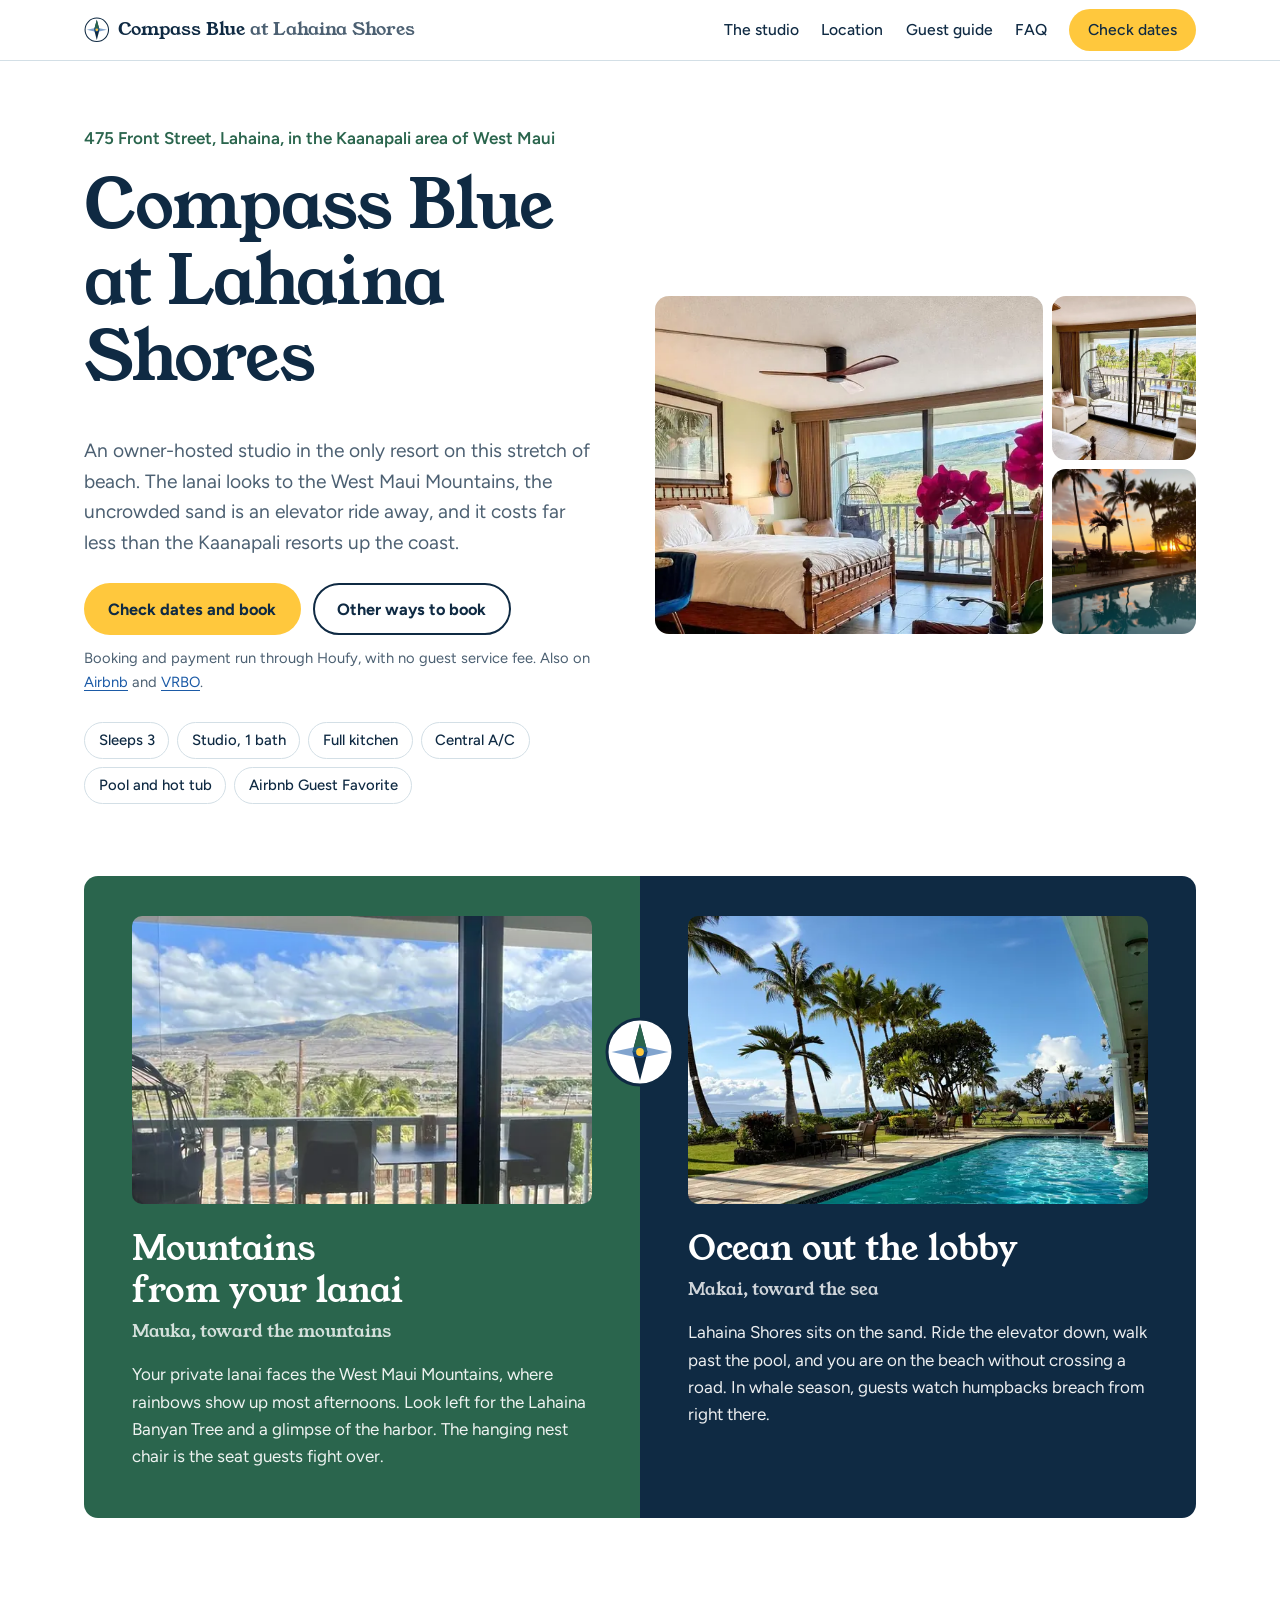
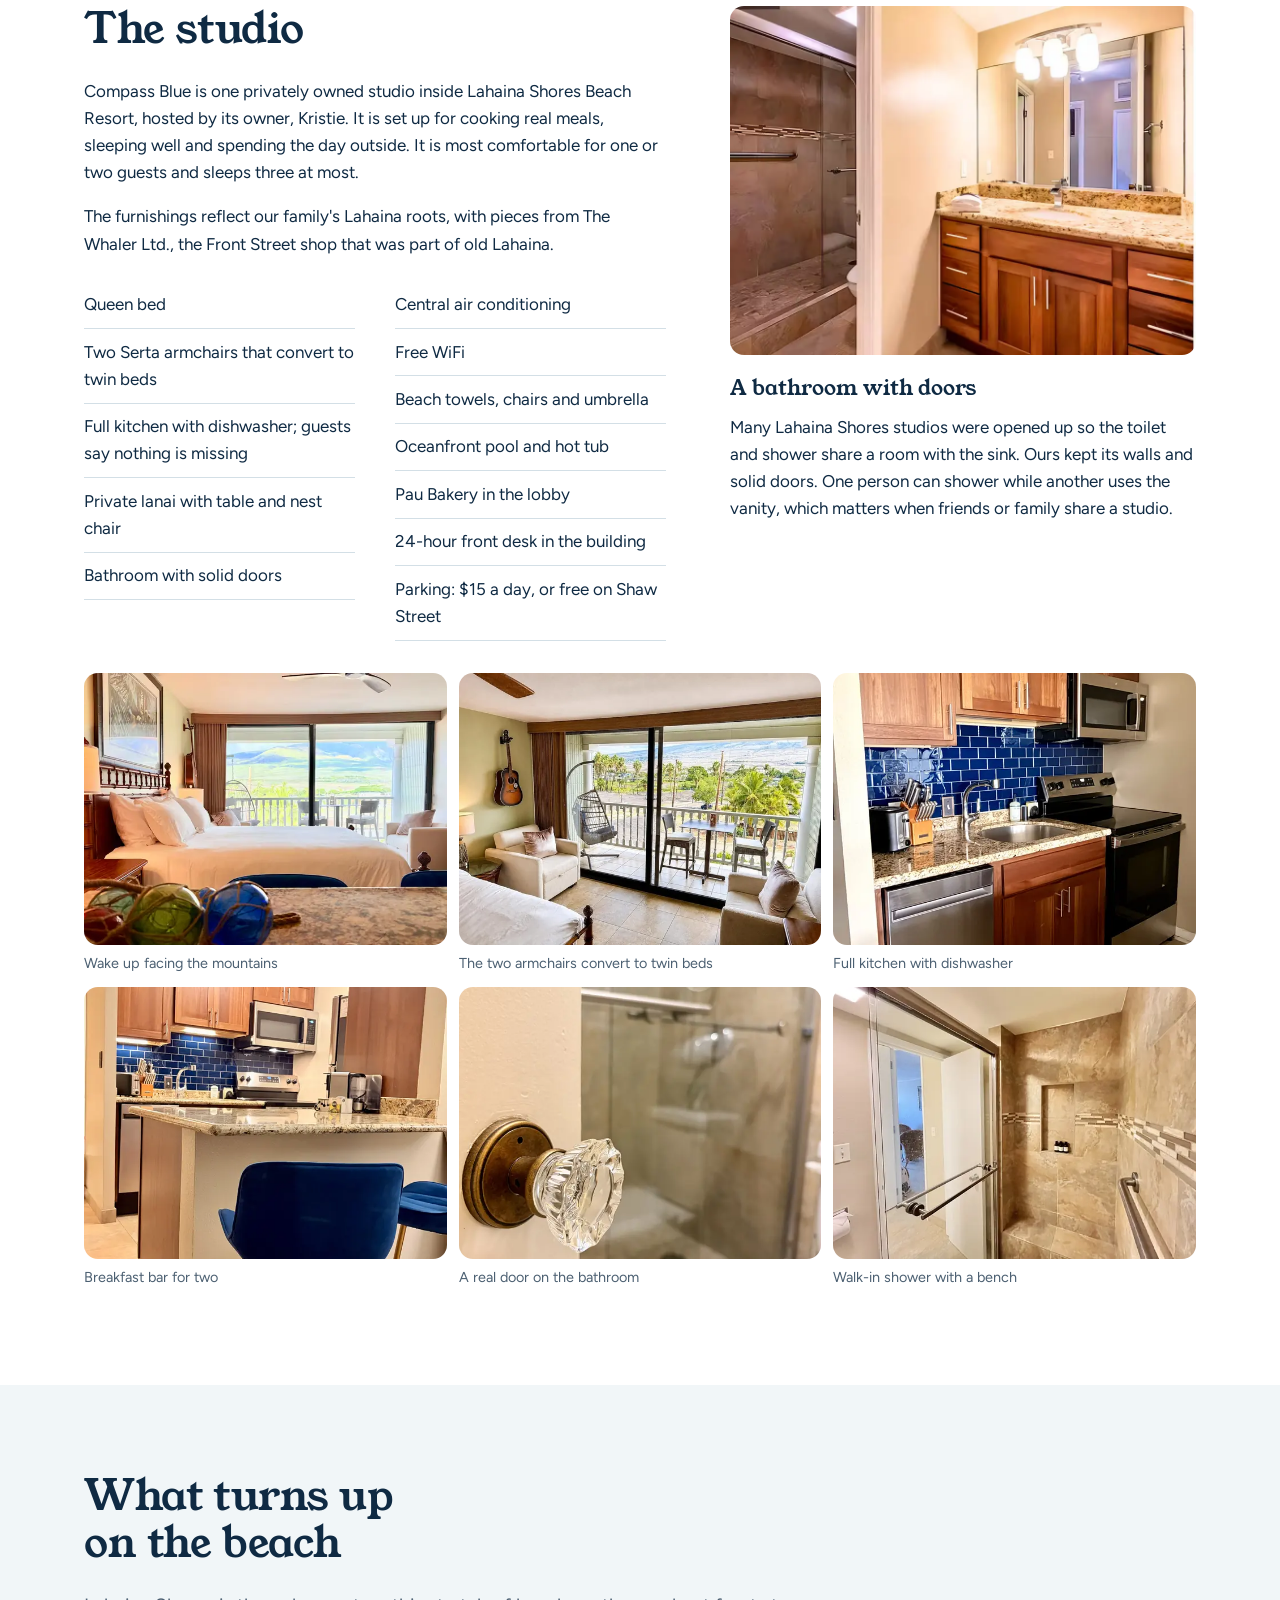
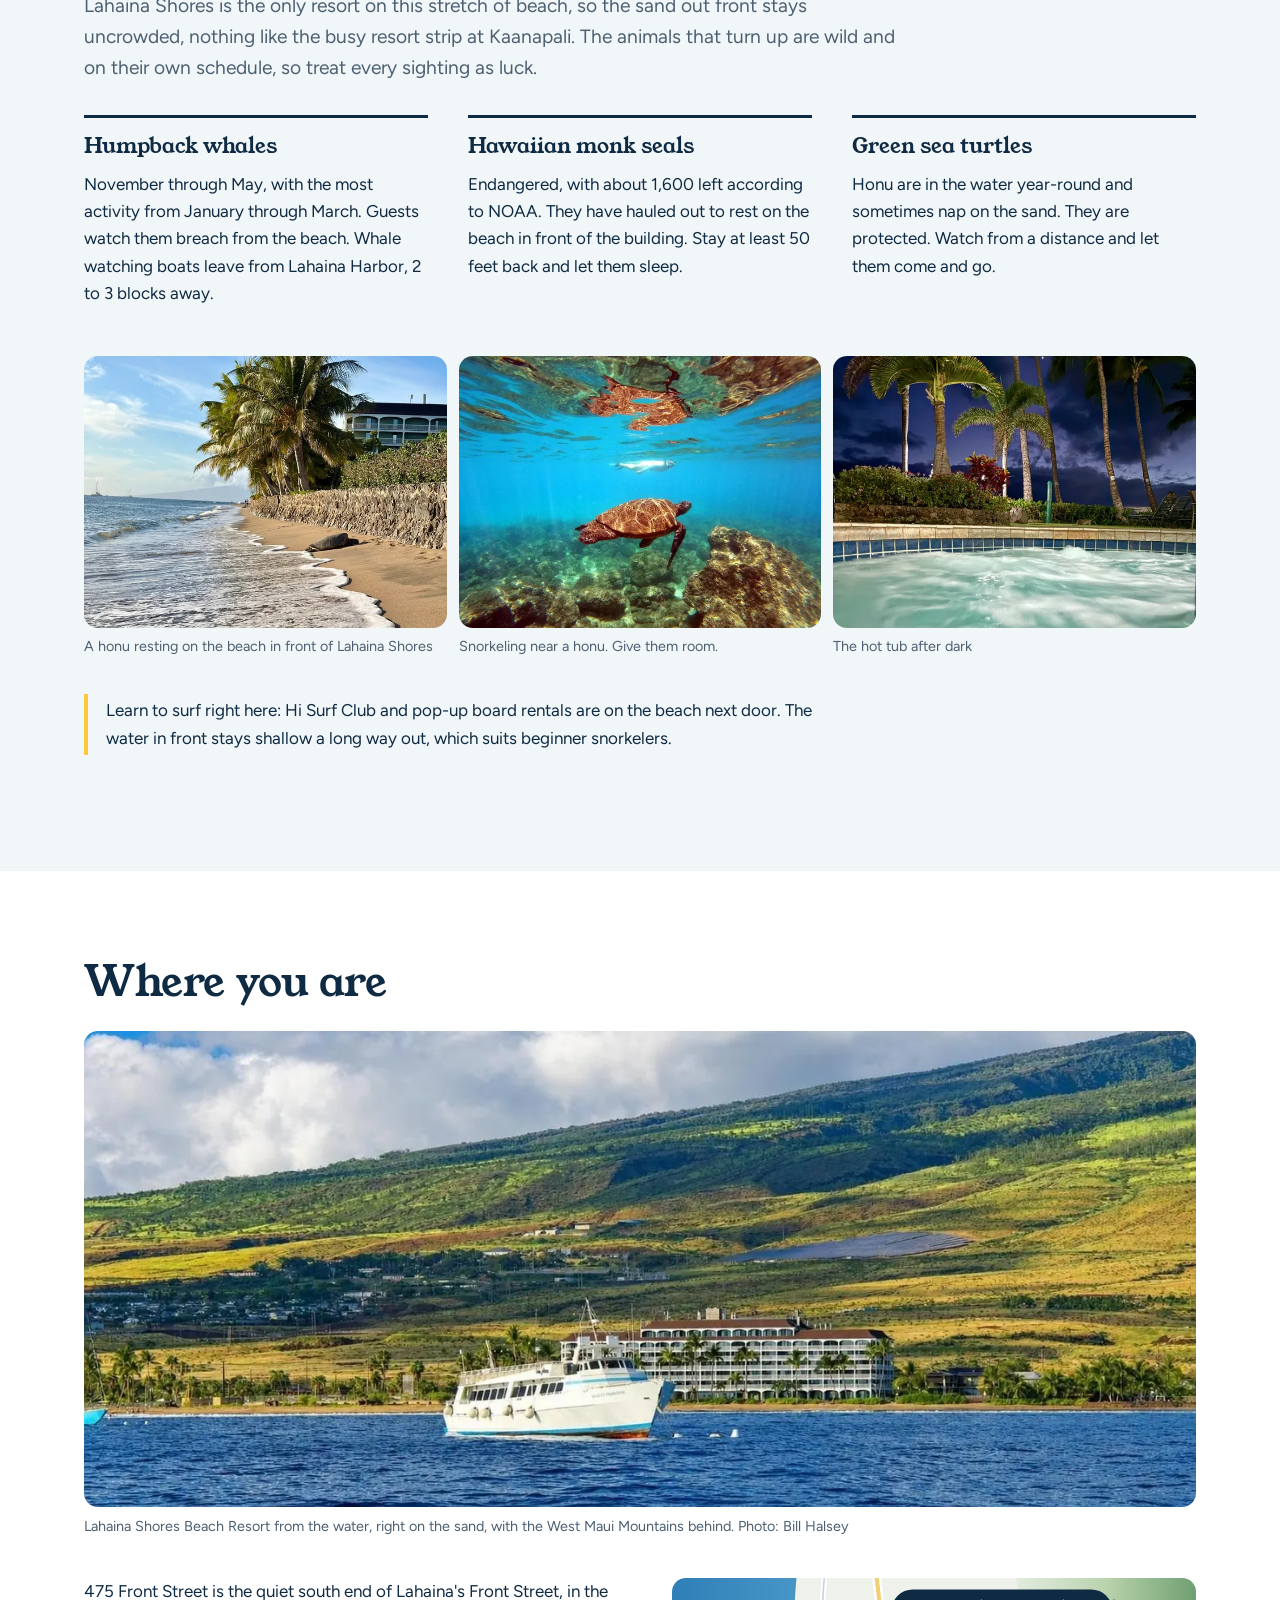
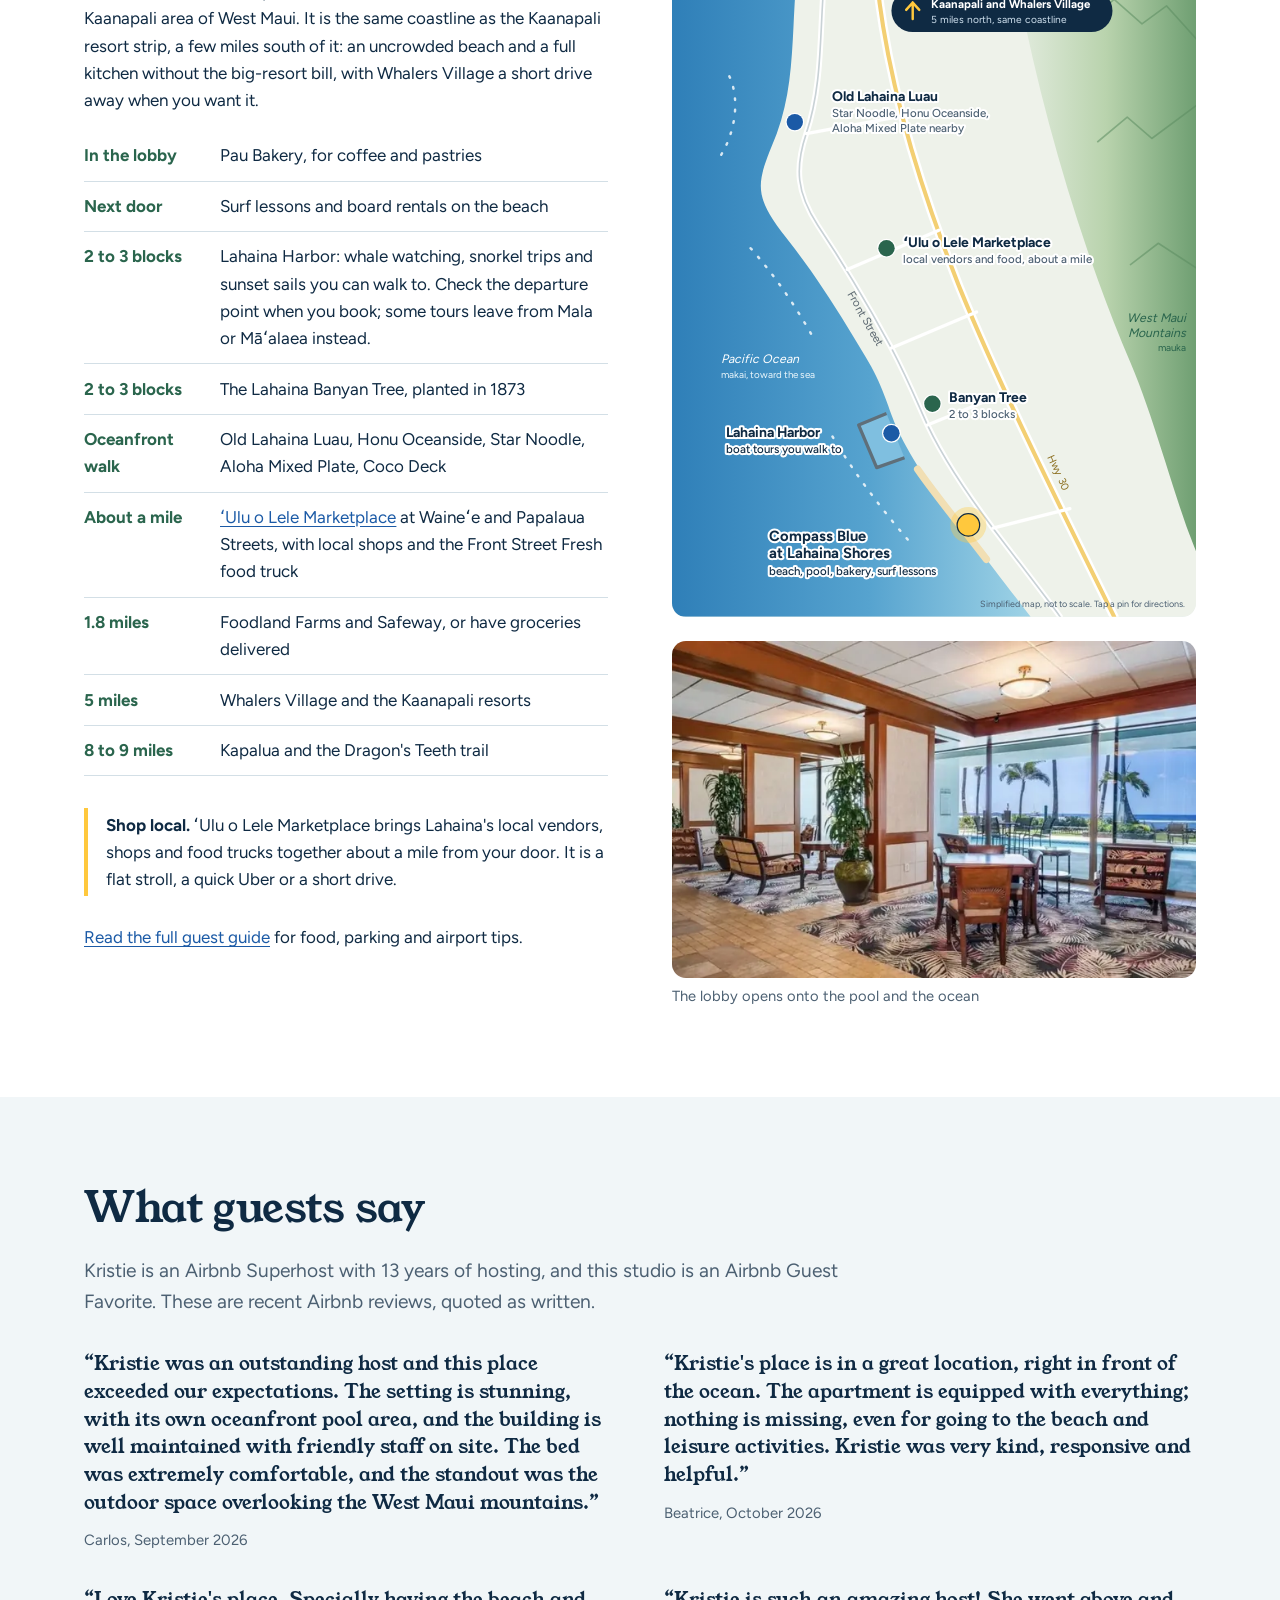
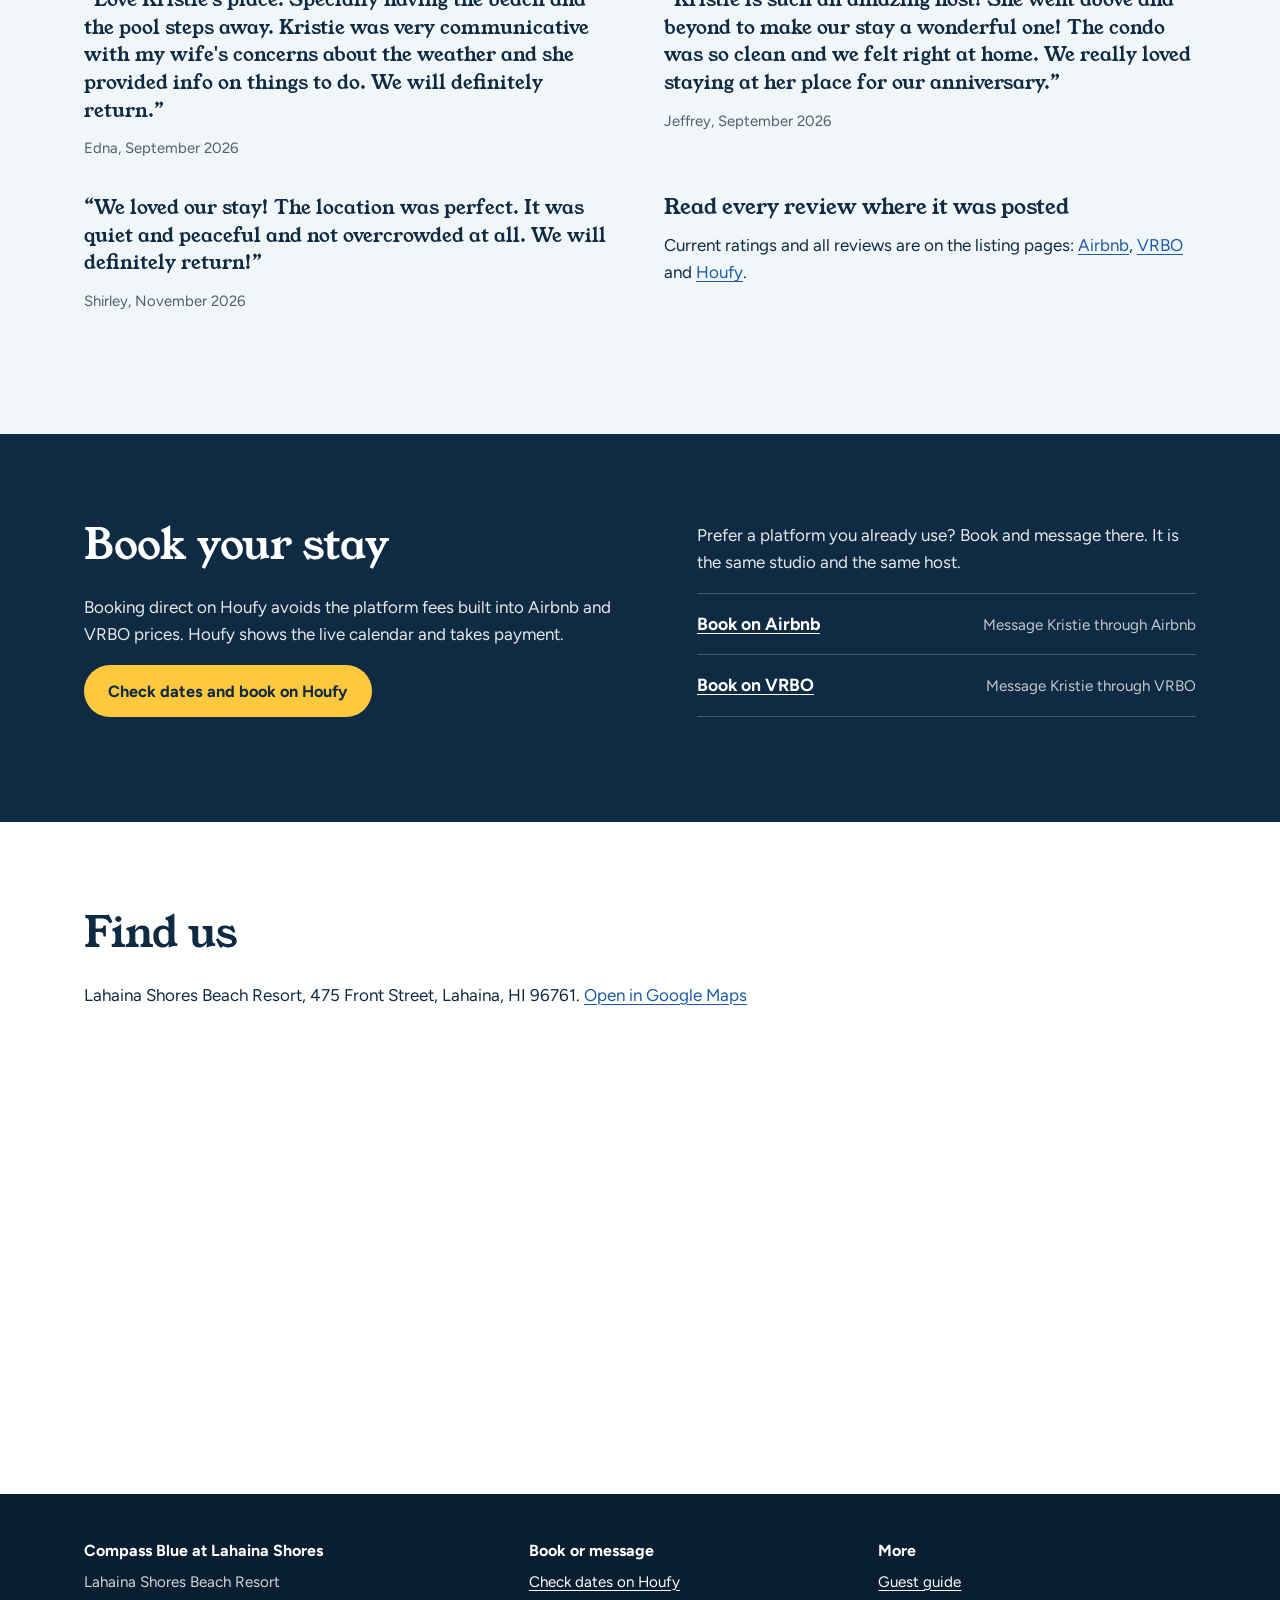
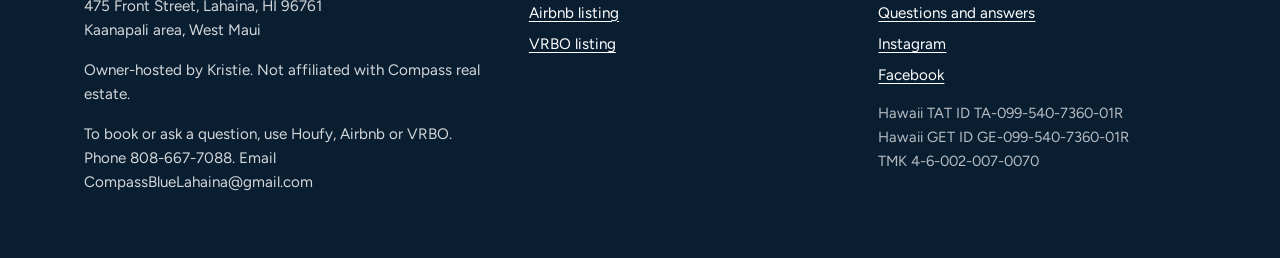
<file: index.html>
<!DOCTYPE html>
<html lang="en">
<head>
<meta charset="UTF-8">
<meta name="viewport" content="width=device-width, initial-scale=1">
<title>Compass Blue at Lahaina Shores | Beachfront studio, 475 Front Street, Lahaina, Maui</title>
<meta name="description" content="Owner-hosted studio in the oceanfront Lahaina Shores building, 475 Front Street, Lahaina, in the Kaanapali area of West Maui. Mountain-view lanai, full kitchen, beach steps from the lobby.">
<link rel="canonical" href="https://compassbluelahaina-web.github.io/compass-blue-maui/">
<meta name="robots" content="index, follow">
<meta property="og:type" content="website">
<meta property="og:site_name" content="Compass Blue at Lahaina Shores">
<meta property="og:title" content="Compass Blue at Lahaina Shores | Beachfront studio, 475 Front Street, Lahaina, Maui">
<meta property="og:description" content="Owner-hosted studio in the oceanfront Lahaina Shores building, 475 Front Street, Lahaina, in the Kaanapali area of West Maui. Mountain-view lanai, full kitchen, beach steps from the lobby.">
<meta property="og:url" content="https://compassbluelahaina-web.github.io/compass-blue-maui/">
<meta property="og:image" content="https://compassbluelahaina-web.github.io/compass-blue-maui/assets/img/share.jpg">
<meta name="twitter:card" content="summary_large_image">
<meta name="theme-color" content="#0f2a43">
<link rel="icon" href="assets/img/favicon.svg" type="image/svg+xml">
<link rel="preload" href="assets/fonts/young-serif-latin-400-normal.woff2" as="font" type="font/woff2" crossorigin>
<link rel="preload" href="assets/fonts/figtree-latin-wght-normal.woff2" as="font" type="font/woff2" crossorigin>
<link rel="stylesheet" href="assets/css/style.css">
<script type="application/ld+json">
{
  "@context": "https://schema.org",
  "@type": "LodgingBusiness",
  "@id": "https://compassbluelahaina-web.github.io/compass-blue-maui/#rental",
  "name": "Compass Blue at Lahaina Shores",
  "alternateName": [
    "Compass Blue Lahaina Shores",
    "Compass Blue, 475 Front Street, Lahaina"
  ],
  "description": "Owner-hosted studio vacation rental inside Lahaina Shores Beach Resort, an oceanfront building at 475 Front Street, Lahaina, in the Kaanapali area of West Maui. Sleeps 3 with a queen bed and two convertible twin beds, a full kitchen, a private bathroom with solid doors, and a lanai that faces the West Maui Mountains. The beach is steps from the lobby. Lahaina Harbor and the Lahaina Banyan Tree are 2 to 3 blocks away. Not affiliated with Compass real estate.",
  "url": "https://compassbluelahaina-web.github.io/compass-blue-maui/",
  "telephone": "+1-808-667-7088",
  "email": "CompassBlueLahaina@gmail.com",
  "address": {
    "@type": "PostalAddress",
    "streetAddress": "475 Front Street",
    "addressLocality": "Lahaina",
    "addressRegion": "HI",
    "postalCode": "96761",
    "addressCountry": "US"
  },
  "geo": {
    "@type": "GeoCoordinates",
    "latitude": 20.8672,
    "longitude": -156.6751
  },
  "containedInPlace": {
    "@type": "Resort",
    "name": "Lahaina Shores Beach Resort",
    "address": "475 Front Street, Lahaina, HI 96761"
  },
  "image": [
    "https://compassbluelahaina-web.github.io/compass-blue-maui/assets/img/from-the-water.jpg",
    "https://compassbluelahaina-web.github.io/compass-blue-maui/assets/img/room-orchid.jpg",
    "https://compassbluelahaina-web.github.io/compass-blue-maui/assets/img/room-lanai.jpg",
    "https://compassbluelahaina-web.github.io/compass-blue-maui/assets/img/lanai-mountains.jpg",
    "https://compassbluelahaina-web.github.io/compass-blue-maui/assets/img/kitchen.jpg",
    "https://compassbluelahaina-web.github.io/compass-blue-maui/assets/img/bathroom.jpg",
    "https://compassbluelahaina-web.github.io/compass-blue-maui/assets/img/pool-day.jpg",
    "https://compassbluelahaina-web.github.io/compass-blue-maui/assets/img/lobby-ocean.jpg"
  ],
  "numberOfRooms": 1,
  "occupancy": {
    "@type": "QuantitativeValue",
    "maxValue": 3
  },
  "petsAllowed": false,
  "checkinTime": "15:00",
  "checkoutTime": "11:00",
  "amenityFeature": [
    {
      "@type": "LocationFeatureSpecification",
      "name": "Oceanfront building with direct beach access",
      "value": true
    },
    {
      "@type": "LocationFeatureSpecification",
      "name": "The only resort on its stretch of beach",
      "value": true
    },
    {
      "@type": "LocationFeatureSpecification",
      "name": "Lanai with West Maui Mountain view",
      "value": true
    },
    {
      "@type": "LocationFeatureSpecification",
      "name": "Full kitchen",
      "value": true
    },
    {
      "@type": "LocationFeatureSpecification",
      "name": "Private bathroom with solid doors",
      "value": true
    },
    {
      "@type": "LocationFeatureSpecification",
      "name": "Queen bed and two convertible twin beds",
      "value": true
    },
    {
      "@type": "LocationFeatureSpecification",
      "name": "Central air conditioning",
      "value": true
    },
    {
      "@type": "LocationFeatureSpecification",
      "name": "Free WiFi",
      "value": true
    },
    {
      "@type": "LocationFeatureSpecification",
      "name": "Shared oceanfront pool and hot tub",
      "value": true
    },
    {
      "@type": "LocationFeatureSpecification",
      "name": "Bakery cafe in the lobby",
      "value": true
    },
    {
      "@type": "LocationFeatureSpecification",
      "name": "Walk to Lahaina Harbor and the Lahaina Banyan Tree",
      "value": true
    }
  ],
  "identifier": [
    {
      "@type": "PropertyValue",
      "name": "Hawaii TAT ID",
      "value": "TA-099-540-7360-01R"
    },
    {
      "@type": "PropertyValue",
      "name": "Hawaii GET ID",
      "value": "GE-099-540-7360-01R"
    },
    {
      "@type": "PropertyValue",
      "name": "TMK",
      "value": "4-6-002-007-0070"
    }
  ],
  "sameAs": [
    "https://www.airbnb.com/rooms/1554513657924432394",
    "https://www.vrbo.com/4982152",
    "https://www.houfy.com/329782",
    "https://instagram.com/compassbluelahaina",
    "https://facebook.com/compassbluelahaina"
  ],
  "potentialAction": {
    "@type": "ReserveAction",
    "target": "https://www.houfy.com/329782"
  }
}
</script>
<script type="application/ld+json">
{
  "@context": "https://schema.org",
  "@type": "WebSite",
  "name": "Compass Blue at Lahaina Shores",
  "url": "https://compassbluelahaina-web.github.io/compass-blue-maui/"
}
</script>
<!-- Google Analytics (Kristie's existing free tag). Delete this block to remove tracking. -->
<script async src="https://www.googletagmanager.com/gtag/js?id=G-EWM16TSZFX"></script>
<script>window.dataLayer=window.dataLayer||[];function gtag(){dataLayer.push(arguments);}gtag('js',new Date());gtag('config','G-EWM16TSZFX');</script>
</head>
<body>
<a class="skip" href="#main">Skip to content</a>
<header class="top">
  <div class="wrap">
    <a class="brand" href="./" aria-label="Compass Blue at Lahaina Shores, home"><svg viewBox="0 0 48 48" aria-hidden="true"><circle cx="24" cy="24" r="22" fill="#fff" stroke="#0f2a43" stroke-width="2"/><path d="M24 5l5 19-5 19-5-19z" fill="#0f2a43"/><path d="M24 5l5 19h-10z" fill="#2a654d"/><path d="M5 24l19-4 19 4-19 4z" fill="#1b5aa6" opacity=".55"/><circle cx="24" cy="24" r="2.6" fill="#ffc83d"/></svg><span>Compass Blue <span>at Lahaina Shores</span></span></a>
    <nav class="nav" aria-label="Main">
      <a href="./#studio" class="hide-s">The studio</a>
      <a href="./#location" class="hide-s">Location</a>
      <a href="guide.html">Guest guide</a>
      <a href="faq.html">FAQ</a>
      <a class="btn btn-book btn-small hide-s" href="https://www.houfy.com/329782?guests=1&amp;adults=1&amp;children=0" rel="noopener">Check dates</a>
    </nav>
  </div>
</header>
<main id="main">

<section class="hero">
  <div class="wrap hero-grid">
    <div>
      <p class="where">475 Front Street, Lahaina, in the Kaanapali area of West Maui</p>
      <h1>Compass Blue at Lahaina Shores</h1>
      <p class="lede">An owner-hosted studio in the only resort on this stretch of beach. The lanai looks to the West Maui Mountains, the uncrowded sand is an elevator ride away, and it costs far less than the Kaanapali resorts up the coast.</p>
      <div class="hero-actions">
        <a class="btn btn-book" href="https://www.houfy.com/329782?guests=1&amp;adults=1&amp;children=0" rel="noopener">Check dates and book</a>
        <a class="btn btn-line" href="#book">Other ways to book</a>
      </div>
      <p class="small">Booking and payment run through Houfy, with no guest service fee. Also on <a href="https://www.airbnb.com/rooms/1554513657924432394" rel="noopener">Airbnb</a> and <a href="https://www.vrbo.com/4982152" rel="noopener">VRBO</a>.</p>
      <ul class="facts" aria-label="At a glance">
        <li>Sleeps 3</li><li>Studio, 1 bath</li><li>Full kitchen</li><li>Central A/C</li><li>Pool and hot tub</li><li>Airbnb Guest Favorite</li>
      </ul>
    </div>
    <div class="mosaic">
      <picture><source type="image/webp" srcset="assets/img/room-orchid-640.webp 640w, assets/img/room-orchid-1280.webp 1086w" sizes="(min-width: 900px) 34vw, 62vw"><img src="assets/img/room-orchid.jpg" alt="The studio at Compass Blue at Lahaina Shores: queen bed in white linens, ceiling fan, guitar on the wall, and the lanai with mountain views beyond" width="1086" height="811" fetchpriority="high" decoding="async"></picture>
      <picture><source type="image/webp" srcset="assets/img/room-lanai-640.webp 640w, assets/img/room-lanai-1280.webp 1280w" sizes="(min-width: 900px) 17vw, 31vw"><img src="assets/img/room-lanai.jpg" alt="The lanai with a hanging nest chair and a table for two, seen from inside the studio" width="1280" height="960" fetchpriority="high" decoding="async"></picture>
      <picture><source type="image/webp" srcset="assets/img/pool-sunset-640.webp 640w, assets/img/pool-sunset-1280.webp 1280w" sizes="(min-width: 900px) 17vw, 31vw"><img src="assets/img/pool-sunset.jpg" alt="Sunset over the ocean from the Lahaina Shores pool deck, palm trees reflected in the pool" width="1280" height="1365" fetchpriority="high" decoding="async"></picture>
    </div>
  </div>
</section>

<section class="wrap" aria-labelledby="directions">
  <h2 id="directions" class="skip" style="position:absolute">Mountains one way, ocean the other</h2>
  <div class="compass">
    <div class="mauka">
      <picture><source type="image/webp" srcset="assets/img/lanai-mountains-640.webp 640w, assets/img/lanai-mountains-1280.webp 1280w" sizes="(min-width: 760px) 45vw, 92vw"><img src="assets/img/lanai-mountains.jpg" alt="The West Maui Mountains under blue sky, seen across the lanai table and nest chair" width="1280" height="617" loading="lazy" decoding="async"></picture>
      <h3>Mountains from your lanai</h3>
      <span class="word">Mauka, toward the mountains</span>
      <p>Your private lanai faces the West Maui Mountains, where rainbows show up most afternoons. Look left for the Lahaina Banyan Tree and a glimpse of the harbor. The hanging nest chair is the seat guests fight over.</p>
    </div>
    <div class="makai">
      <picture><source type="image/webp" srcset="assets/img/pool-day-640.webp 640w, assets/img/pool-day-1280.webp 1280w" sizes="(min-width: 760px) 45vw, 92vw"><img src="assets/img/pool-day.jpg" alt="The oceanfront pool at Lahaina Shores, with lawn, palm trees and the ocean just beyond" width="1280" height="992" loading="lazy" decoding="async"></picture>
      <h3>Ocean out the lobby</h3>
      <span class="word">Makai, toward the sea</span>
      <p>Lahaina Shores sits on the sand. Ride the elevator down, walk past the pool, and you are on the beach without crossing a road. In whale season, guests watch humpbacks breach from right there.</p>
    </div>
    <div class="rose"><svg viewBox="0 0 48 48" aria-hidden="true"><circle cx="24" cy="24" r="22" fill="#fff" stroke="#0f2a43" stroke-width="2"/><path d="M24 5l5 19-5 19-5-19z" fill="#0f2a43"/><path d="M24 5l5 19h-10z" fill="#2a654d"/><path d="M5 24l19-4 19 4-19 4z" fill="#1b5aa6" opacity=".55"/><circle cx="24" cy="24" r="2.6" fill="#ffc83d"/></svg></div>
  </div>
</section>

<section class="section" id="studio">
  <div class="wrap">
    <div class="split wide-left">
      <div>
        <h2>The studio</h2>
        <p>Compass Blue is one privately owned studio inside Lahaina Shores Beach Resort, hosted by its owner, Kristie. It is set up for cooking real meals, sleeping well and spending the day outside. It is most comfortable for one or two guests and sleeps three at most.</p>
        <p>The furnishings reflect our family's Lahaina roots, with pieces from The Whaler Ltd., the Front Street shop that was part of old Lahaina.</p>
        <ul class="has">
          <li>Queen bed</li>
          <li>Two Serta armchairs that convert to twin beds</li>
          <li>Full kitchen with dishwasher; guests say nothing is missing</li>
          <li>Private lanai with table and nest chair</li>
          <li>Bathroom with solid doors</li>
          <li>Central air conditioning</li>
          <li>Free WiFi</li>
          <li>Beach towels, chairs and umbrella</li>
          <li>Oceanfront pool and hot tub</li>
          <li>Pau Bakery in the lobby</li>
          <li>24-hour front desk in the building</li>
          <li>Parking: $15 a day, or free on Shaw Street</li>
        </ul>
      </div>
      <div>
        <picture><source type="image/webp" srcset="assets/img/bathroom-1280.webp 960w" sizes="(min-width: 900px) 30rem, 92vw"><img class="photo" src="assets/img/bathroom.jpg" alt="Bathroom at Compass Blue: granite vanity, with the shower and toilet in their own room behind a door" width="960" height="720" loading="lazy" decoding="async"></picture>
        <h3 style="margin-top:1.25rem">A bathroom with doors</h3>
        <p>Many Lahaina Shores studios were opened up so the toilet and shower share a room with the sink. Ours kept its walls and solid doors. One person can shower while another uses the vanity, which matters when friends or family share a studio.</p>
      </div>
    </div>
    <div class="strip">
      <figure><picture><source type="image/webp" srcset="assets/img/bed-lanai-640.webp 640w, assets/img/bed-lanai-1280.webp 960w" sizes="(min-width: 760px) 30vw, 82vw"><img src="assets/img/bed-lanai.jpg" alt="Queen bed facing the lanai and the mountains" width="960" height="720" loading="lazy" decoding="async"></picture><figcaption>Wake up facing the mountains</figcaption></figure>
      <figure><picture><source type="image/webp" srcset="assets/img/room-lanai-640.webp 640w, assets/img/room-lanai-1280.webp 1280w" sizes="(min-width: 760px) 30vw, 82vw"><img src="assets/img/room-lanai.jpg" alt="Two armchairs that convert to twin beds, beside the sliding doors to the lanai" width="1280" height="960" loading="lazy" decoding="async"></picture><figcaption>The two armchairs convert to twin beds</figcaption></figure>
      <figure><picture><source type="image/webp" srcset="assets/img/kitchen-640.webp 640w, assets/img/kitchen-1280.webp 1280w" sizes="(min-width: 760px) 30vw, 82vw"><img src="assets/img/kitchen.jpg" alt="Kitchen with wood cabinets, blue tile backsplash, dishwasher, range and microwave" width="1280" height="1707" loading="lazy" decoding="async"></picture><figcaption>Full kitchen with dishwasher</figcaption></figure>
      <figure><picture><source type="image/webp" srcset="assets/img/kitchen-stools-640.webp 640w, assets/img/kitchen-stools-1280.webp 1280w" sizes="(min-width: 760px) 30vw, 82vw"><img src="assets/img/kitchen-stools.jpg" alt="Granite breakfast bar with blue velvet stools in front of the kitchen" width="1280" height="1750" loading="lazy" decoding="async"></picture><figcaption>Breakfast bar for two</figcaption></figure>
      <figure><picture><source type="image/webp" srcset="assets/img/bath-doorknob-640.webp 640w, assets/img/bath-doorknob-1280.webp 1280w" sizes="(min-width: 760px) 30vw, 82vw"><img src="assets/img/bath-doorknob.jpg" alt="Glass doorknob on the solid bathroom door, with the walk-in shower behind" width="1280" height="1707" loading="lazy" decoding="async"></picture><figcaption>A real door on the bathroom</figcaption></figure>
      <figure><picture><source type="image/webp" srcset="assets/img/shower-640.webp 640w, assets/img/shower-1280.webp 1280w" sizes="(min-width: 760px) 30vw, 82vw"><img src="assets/img/shower.jpg" alt="Tiled walk-in shower with a bench, grab bar and glass doors" width="1280" height="925" loading="lazy" decoding="async"></picture><figcaption>Walk-in shower with a bench</figcaption></figure>
    </div>
  </div>
</section>

<section class="section tint" id="beach">
  <div class="wrap">
    <h2>What turns up on the beach</h2>
    <p class="lede">Lahaina Shores is the only resort on this stretch of beach, so the sand out front stays uncrowded, nothing like the busy resort strip at Kaanapali. The animals that turn up are wild and on their own schedule, so treat every sighting as luck.</p>
    <div class="three">
      <div>
        <h3>Humpback whales</h3>
        <p>November through May, with the most activity from January through March. Guests watch them breach from the beach. Whale watching boats leave from Lahaina Harbor, 2 to 3 blocks away.</p>
      </div>
      <div>
        <h3>Hawaiian monk seals</h3>
        <p>Endangered, with about 1,600 left according to NOAA. They have hauled out to rest on the beach in front of the building. Stay at least 50 feet back and let them sleep.</p>
      </div>
      <div>
        <h3>Green sea turtles</h3>
        <p>Honu are in the water year-round and sometimes nap on the sand. They are protected. Watch from a distance and let them come and go.</p>
      </div>
    </div>
    <div class="strip">
      <figure><picture><source type="image/webp" srcset="assets/img/turtle-beach-640.webp 640w, assets/img/turtle-beach-1280.webp 1280w" sizes="(min-width: 760px) 30vw, 82vw"><img src="assets/img/turtle-beach.jpg" alt="Green sea turtle resting on the sand at the water's edge, with palm trees and the Lahaina Shores building behind" width="1280" height="960" loading="lazy" decoding="async"></picture><figcaption>A honu resting on the beach in front of Lahaina Shores</figcaption></figure>
      <figure><picture><source type="image/webp" srcset="assets/img/turtle-snorkel-640.webp 640w, assets/img/turtle-snorkel-1280.webp 1280w" sizes="(min-width: 760px) 30vw, 82vw"><img src="assets/img/turtle-snorkel.jpg" alt="Underwater photo of a green sea turtle swimming over the reef with a snorkeler at the surface" width="1280" height="960" loading="lazy" decoding="async"></picture><figcaption>Snorkeling near a honu. Give them room.</figcaption></figure>
      <figure><picture><source type="image/webp" srcset="assets/img/hot-tub-night-640.webp 640w, assets/img/hot-tub-night-1280.webp 1280w" sizes="(min-width: 760px) 30vw, 82vw"><img src="assets/img/hot-tub-night.jpg" alt="The hot tub at Lahaina Shores at dusk, under lit palm trees" width="1280" height="1280" loading="lazy" decoding="async"></picture><figcaption>The hot tub after dark</figcaption></figure>
    </div>
    <div class="note"><p>Learn to surf right here: Hi Surf Club and pop-up board rentals are on the beach next door. The water in front stays shallow a long way out, which suits beginner snorkelers.</p></div>
  </div>
</section>

<section class="section" id="location">
  <div class="wrap">
    <h2>Where you are</h2>
    <figure class="wide"><picture><source type="image/webp" srcset="assets/img/from-the-water-640.webp 640w, assets/img/from-the-water-1280.webp 1280w" sizes="(min-width: 72rem) 70rem, 92vw"><img src="assets/img/from-the-water.jpg" alt="Lahaina Shores seen from the ocean: the building on the beach among palm trees, with the green West Maui Mountains rising behind and a tour boat in the foreground" width="1280" height="773" loading="lazy" decoding="async"></picture><figcaption>Lahaina Shores Beach Resort from the water, right on the sand, with the West Maui Mountains behind. Photo: Bill Halsey</figcaption></figure>
    <div class="split">
      <div>
        <p>475 Front Street is the quiet south end of Lahaina's Front Street, in the Kaanapali area of West Maui. It is the same coastline as the Kaanapali resort strip, a few miles south of it: an uncrowded beach and a full kitchen without the big-resort bill, with Whalers Village a short drive away when you want it.</p>
        <ul class="dist">
          <li><span class="d">In the lobby</span><span>Pau Bakery, for coffee and pastries</span></li>
          <li><span class="d">Next door</span><span>Surf lessons and board rentals on the beach</span></li>
          <li><span class="d">2 to 3 blocks</span><span>Lahaina Harbor: whale watching, snorkel trips and sunset sails you can walk to. Check the departure point when you book; some tours leave from Mala or Māʻalaea instead.</span></li>
          <li><span class="d">2 to 3 blocks</span><span>The Lahaina Banyan Tree, planted in 1873</span></li>
          <li><span class="d">Oceanfront walk</span><span>Old Lahaina Luau, Honu Oceanside, Star Noodle, Aloha Mixed Plate, Coco Deck</span></li>
          <li><span class="d">About a mile</span><span><a href="https://www.uluolele.com/" rel="noopener">ʻUlu o Lele Marketplace</a> at Waineʻe and Papalaua Streets, with local shops and the Front Street Fresh food truck</span></li>
          <li><span class="d">1.8 miles</span><span>Foodland Farms and Safeway, or have groceries delivered</span></li>
          <li><span class="d">5 miles</span><span>Whalers Village and the Kaanapali resorts</span></li>
          <li><span class="d">8 to 9 miles</span><span>Kapalua and the Dragon's Teeth trail</span></li>
        </ul>
        <div class="note">
          <p><strong>Shop local.</strong> ʻUlu o Lele Marketplace brings Lahaina's local vendors, shops and food trucks together about a mile from your door. It is a flat stroll, a quick Uber or a short drive.</p>
        </div>
        <p><a href="guide.html">Read the full guest guide</a> for food, parking and airport tips.</p>
      </div>
      <div>
        <svg class="strollmap" viewBox="0 0 640 780" role="img" aria-labelledby="mapTitle mapDesc">
          <title id="mapTitle">Map of Lahaina showing Compass Blue at Lahaina Shores and nearby places</title>
          <desc id="mapDesc">Compass Blue at Lahaina Shores sits on the beach at the south end of Front Street. Lahaina Harbor and the Banyan Tree are 2 to 3 blocks north. ʻUlu o Lele Marketplace is about a mile north. Old Lahaina Luau and nearby restaurants are further up the shore. Kaanapali and Whalers Village are 5 miles north, off the top of the map. The ocean is to the west and the West Maui Mountains to the east.</desc>
          <defs>
            <linearGradient id="sea" x1="0" x2="1" y1="0" y2="0"><stop offset="0" stop-color="#2f7fb8"/><stop offset=".55" stop-color="#56a3cf"/><stop offset="1" stop-color="#9fd3e6"/></linearGradient>
            <linearGradient id="hill" x1="0" x2="1" y1="0" y2="0"><stop offset="0" stop-color="#e3ecdf"/><stop offset=".5" stop-color="#b9d3ad"/><stop offset="1" stop-color="#6f9f72"/></linearGradient>
            <clipPath id="mapclip"><rect width="640" height="780" rx="14"/></clipPath>
          </defs>
          <g clip-path="url(#mapclip)">
            <rect width="640" height="780" fill="#eef2ea"/>
            <!-- mountains (mauka) -->
            <path d="M420 0C450 160 500 330 560 470C590 540 615 640 640 700V0Z" fill="url(#hill)"/>
            <path d="M500 60l40 -34 34 30 30 -22 36 40M520 200l36 -30 30 26 54 -40M560 350l34 -26 46 30" fill="none" stroke="#5c8d62" stroke-width="2" stroke-linecap="round" stroke-linejoin="round" opacity=".55"/>
            <!-- ocean (makai) -->
            <path d="M0 0H152C146 70 150 130 128 190C104 250 96 262 140 318C178 366 206 412 236 462C258 498 262 520 274 548C296 596 322 628 352 668C384 710 410 744 438 780H0Z" fill="url(#sea)"/>
            <!-- surf lines -->
            <path d="M70 120c14 30 6 70 -10 96M96 330c30 34 56 72 78 112M196 560c26 44 58 86 92 126" fill="none" stroke="#fff" stroke-width="3" stroke-linecap="round" stroke-dasharray="2 12" opacity=".8"/>
            <!-- sand in front of the building -->
            <path d="M300 600C322 632 352 668 384 710" fill="none" stroke="#f1dfb4" stroke-width="9" stroke-linecap="round"/>
            <!-- harbor breakwater -->
            <path d="M262 532l-34 14 22 52 34 -12" fill="#7fbfe0" stroke="#5f6f7a" stroke-width="4" stroke-linejoin="round"/>
            <!-- roads -->
            <g fill="none" stroke-linecap="round" stroke-linejoin="round">
              <path d="M250 0C262 120 300 250 352 380C392 478 446 590 540 780" stroke="#fff" stroke-width="11"/>
              <path d="M250 0C262 120 300 250 352 380C392 478 446 590 540 780" stroke="#f3cf73" stroke-width="5"/>
              <path d="M186 0C180 70 184 130 164 190C150 232 152 262 178 302C214 356 242 404 268 452C290 494 300 520 312 546C334 592 362 632 392 672C416 704 446 742 474 780" stroke="#fff" stroke-width="7"/>
              <path d="M186 0C180 70 184 130 164 190C150 232 152 262 178 302C214 356 242 404 268 452C290 494 300 520 312 546C334 592 362 632 392 672C416 704 446 742 474 780" stroke="#c9d2d6" stroke-width="2"/>
              <path d="M392 672L486 648M312 546l98 -40M268 452l104 -44M214 356l112 -48M164 190l110 -20" stroke="#fff" stroke-width="4"/>
            </g>
            <text font-size="14" fill="#5b6770" transform="rotate(60 232 418)" x="232" y="418" text-anchor="middle">Front Street</text>
            <text font-size="13" fill="#8a6d1d" transform="rotate(66 468 606)" x="468" y="606" text-anchor="middle">Hwy 30</text>
            <text font-size="15" fill="#fff" font-style="italic" x="60" y="470">Pacific Ocean</text>
            <text font-size="12" fill="#eaf6fb" x="60" y="488">makai, toward the sea</text>
            <text font-size="15" fill="#2a654d" font-style="italic" x="628" y="420" text-anchor="end">West Maui</text>
            <text font-size="15" fill="#2a654d" font-style="italic" x="628" y="438" text-anchor="end">Mountains</text>
            <text font-size="12" fill="#2a654d" x="628" y="456" text-anchor="end">mauka</text>
            <!-- north arrow to Kaanapali -->
            <g>
              <rect x="268" y="14" width="270" height="52" rx="26" fill="#0f2a43"/>
              <path d="M294 50V30m0 0l-8 9m8 -9l8 9" fill="none" stroke="#ffc83d" stroke-width="3" stroke-linecap="round" stroke-linejoin="round"/>
              <text x="316" y="37" font-size="14" font-weight="700" fill="#fff">Kaanapali and Whalers Village</text>
              <text x="316" y="55" font-size="12.5" fill="#cfe0ee">5 miles north, same coastline</text>
            </g>
            <!-- pins -->
            <g font-size="17" font-weight="700" fill="#0f2a43" paint-order="stroke" stroke="#fff" stroke-width="5" stroke-linejoin="round">
              <a href="https://www.google.com/maps/search/?api=1&amp;query=Old+Lahaina+Luau" rel="noopener"><circle cx="150" cy="176" r="10" fill="#1b5aa6" stroke="#fff" stroke-width="3"/><text x="196" y="150">Old Lahaina Luau</text><text x="196" y="170" font-size="14" font-weight="500" fill="#4c6072">Star Noodle, Honu Oceanside,</text><text x="196" y="188" font-size="14" font-weight="500" fill="#4c6072">Aloha Mixed Plate nearby</text></a>
              <a href="https://www.uluolele.com/" rel="noopener"><circle cx="262" cy="330" r="10" fill="#2a654d" stroke="#fff" stroke-width="3"/><text x="282" y="328">ʻUlu o Lele Marketplace</text><text x="282" y="348" font-size="14" font-weight="500" fill="#4c6072">local vendors and food, about a mile</text></a>
              <a href="https://www.google.com/maps/search/?api=1&amp;query=Lahaina+Banyan+Court+Park" rel="noopener"><circle cx="318" cy="520" r="10" fill="#2a654d" stroke="#fff" stroke-width="3"/><text x="338" y="518">Banyan Tree</text><text x="338" y="538" font-size="14" font-weight="500" fill="#4c6072">2 to 3 blocks</text></a>
              <a href="https://www.google.com/maps/search/?api=1&amp;query=Lahaina+Harbor" rel="noopener"><circle cx="268" cy="556" r="10" fill="#1b5aa6" stroke="#fff" stroke-width="3"/><text x="66" y="560">Lahaina Harbor</text><text x="66" y="580" font-size="14" font-weight="500" fill="#0f2a43">boat tours you walk to</text></a>
              <a href="https://www.google.com/maps/search/?api=1&amp;query=475+Front+Street+Lahaina+HI" rel="noopener"><circle cx="362" cy="668" r="22" fill="#ffc83d" opacity=".35" stroke="none"/><circle cx="362" cy="668" r="13" fill="#ffc83d" stroke="#0f2a43" stroke-width="3"/><text x="118" y="688" font-size="18">Compass Blue</text><text x="118" y="709" font-size="18">at Lahaina Shores</text><text x="118" y="729" font-size="14" font-weight="500" fill="#0f2a43">beach, pool, bakery, surf lessons</text></a>
            </g>
            <text x="626" y="768" font-size="11" fill="#4c6072" text-anchor="end">Simplified map, not to scale. Tap a pin for directions.</text>
          </g>
        </svg>
        <figure style="margin:1.5rem 0 0"><picture><source type="image/webp" srcset="assets/img/lobby-ocean-640.webp 640w, assets/img/lobby-ocean-1280.webp 1206w" sizes="(min-width: 900px) 40vw, 92vw"><img class="photo" src="assets/img/lobby-ocean.jpg" alt="The Lahaina Shores lobby, with seating and glass doors opening onto the pool and the ocean" width="1206" height="776" loading="lazy" decoding="async"></picture><figcaption class="small" style="margin-top:.45rem">The lobby opens onto the pool and the ocean</figcaption></figure>
      </div>
    </div>
  </div>
</section>

<section class="section tint" id="reviews">
  <div class="wrap">
    <h2>What guests say</h2>
    <p class="lede">Kristie is an Airbnb Superhost with 13 years of hosting, and this studio is an Airbnb Guest Favorite. These are recent Airbnb reviews, quoted as written.</p>
    <div class="quotes">
      <blockquote><p>“Kristie was an outstanding host and this place exceeded our expectations. The setting is stunning, with its own oceanfront pool area, and the building is well maintained with friendly staff on site. The bed was extremely comfortable, and the standout was the outdoor space overlooking the West Maui mountains.”</p><cite>Carlos, September 2026</cite></blockquote>
      <blockquote><p>“Kristie's place is in a great location, right in front of the ocean. The apartment is equipped with everything; nothing is missing, even for going to the beach and leisure activities. Kristie was very kind, responsive and helpful.”</p><cite>Beatrice, October 2026</cite></blockquote>
      <blockquote><p>“Love Kristie's place. Specially having the beach and the pool steps away. Kristie was very communicative with my wife's concerns about the weather and she provided info on things to do. We will definitely return.”</p><cite>Edna, September 2026</cite></blockquote>
      <blockquote><p>“Kristie is such an amazing host! She went above and beyond to make our stay a wonderful one! The condo was so clean and we felt right at home. We really loved staying at her place for our anniversary.”</p><cite>Jeffrey, September 2026</cite></blockquote>
      <blockquote><p>“We loved our stay! The location was perfect. It was quiet and peaceful and not overcrowded at all. We will definitely return!”</p><cite>Shirley, November 2026</cite></blockquote>
      <div>
        <h3>Read every review where it was posted</h3>
        <p>Current ratings and all reviews are on the listing pages: <a href="https://www.airbnb.com/rooms/1554513657924432394" rel="noopener">Airbnb</a>, <a href="https://www.vrbo.com/4982152" rel="noopener">VRBO</a> and <a href="https://www.houfy.com/329782?guests=1&amp;adults=1&amp;children=0" rel="noopener">Houfy</a>.</p>
      </div>
    </div>
  </div>
</section>

<section class="section book" id="book">
  <div class="wrap book-grid on-dark">
    <div>
      <h2>Book your stay</h2>
      <p>Booking direct on Houfy avoids the platform fees built into Airbnb and VRBO prices. Houfy shows the live calendar and takes payment.</p>
      <p><a class="btn btn-book" href="https://www.houfy.com/329782?guests=1&amp;adults=1&amp;children=0" rel="noopener">Check dates and book on Houfy</a></p>
    </div>
    <div>
      <p>Prefer a platform you already use? Book and message there. It is the same studio and the same host.</p>
      <ul class="ways">
        <li><a href="https://www.airbnb.com/rooms/1554513657924432394" rel="noopener">Book on Airbnb</a><span>Message Kristie through Airbnb</span></li>
        <li><a href="https://www.vrbo.com/4982152" rel="noopener">Book on VRBO</a><span>Message Kristie through VRBO</span></li>
      </ul>
    </div>
  </div>
</section>

<section class="section map" aria-labelledby="find">
  <div class="wrap">
    <h2 id="find">Find us</h2>
    <p>Lahaina Shores Beach Resort, 475 Front Street, Lahaina, HI 96761. <a href="https://www.google.com/maps/search/?api=1&amp;query=475+Front+Street+Lahaina+HI+96761" rel="noopener">Open in Google Maps</a></p>
    <iframe src="https://maps.google.com/maps?q=20.8672205,-156.6751196&amp;z=16&amp;output=embed" loading="lazy" referrerpolicy="no-referrer-when-downgrade" title="Map showing 475 Front Street, Lahaina, HI"></iframe>
  </div>
</section>

</main>
<footer class="foot">
  <div class="wrap foot-grid">
    <div>
      <h2>Compass Blue at Lahaina Shores</h2>
      <p>Lahaina Shores Beach Resort<br>475 Front Street, Lahaina, HI 96761<br>Kaanapali area, West Maui</p>
      <p>Owner-hosted by Kristie. Not affiliated with Compass real estate.</p>
      <p>To book or ask a question, use Houfy, Airbnb or VRBO.<br>Phone 808-667-7088. Email CompassBlueLahaina@gmail.com</p>
    </div>
    <div>
      <h2>Book or message</h2>
      <ul>
        <li><a href="https://www.houfy.com/329782?guests=1&amp;adults=1&amp;children=0" rel="noopener">Check dates on Houfy</a></li>
        <li><a href="https://www.airbnb.com/rooms/1554513657924432394" rel="noopener">Airbnb listing</a></li>
        <li><a href="https://www.vrbo.com/4982152" rel="noopener">VRBO listing</a></li>
      </ul>
    </div>
    <div>
      <h2>More</h2>
      <ul>
        <li><a href="guide.html">Guest guide</a></li>
        <li><a href="faq.html">Questions and answers</a></li>
        <li><a href="https://instagram.com/compassbluelahaina" rel="noopener">Instagram</a></li>
        <li><a href="https://facebook.com/compassbluelahaina" rel="noopener">Facebook</a></li>
      </ul>
      <p class="small" style="color:rgba(255,255,255,.7)">Hawaii TAT ID TA-099-540-7360-01R<br>Hawaii GET ID GE-099-540-7360-01R<br>TMK 4-6-002-007-0070</p>
    </div>
  </div>
</footer>
<div class="bar">
  <a class="btn btn-book" href="https://www.houfy.com/329782?guests=1&amp;adults=1&amp;children=0" rel="noopener">Check dates and book</a>
  <a class="btn btn-line" href="./#book">Airbnb or VRBO</a>
</div>
</body>
</html>
</file>
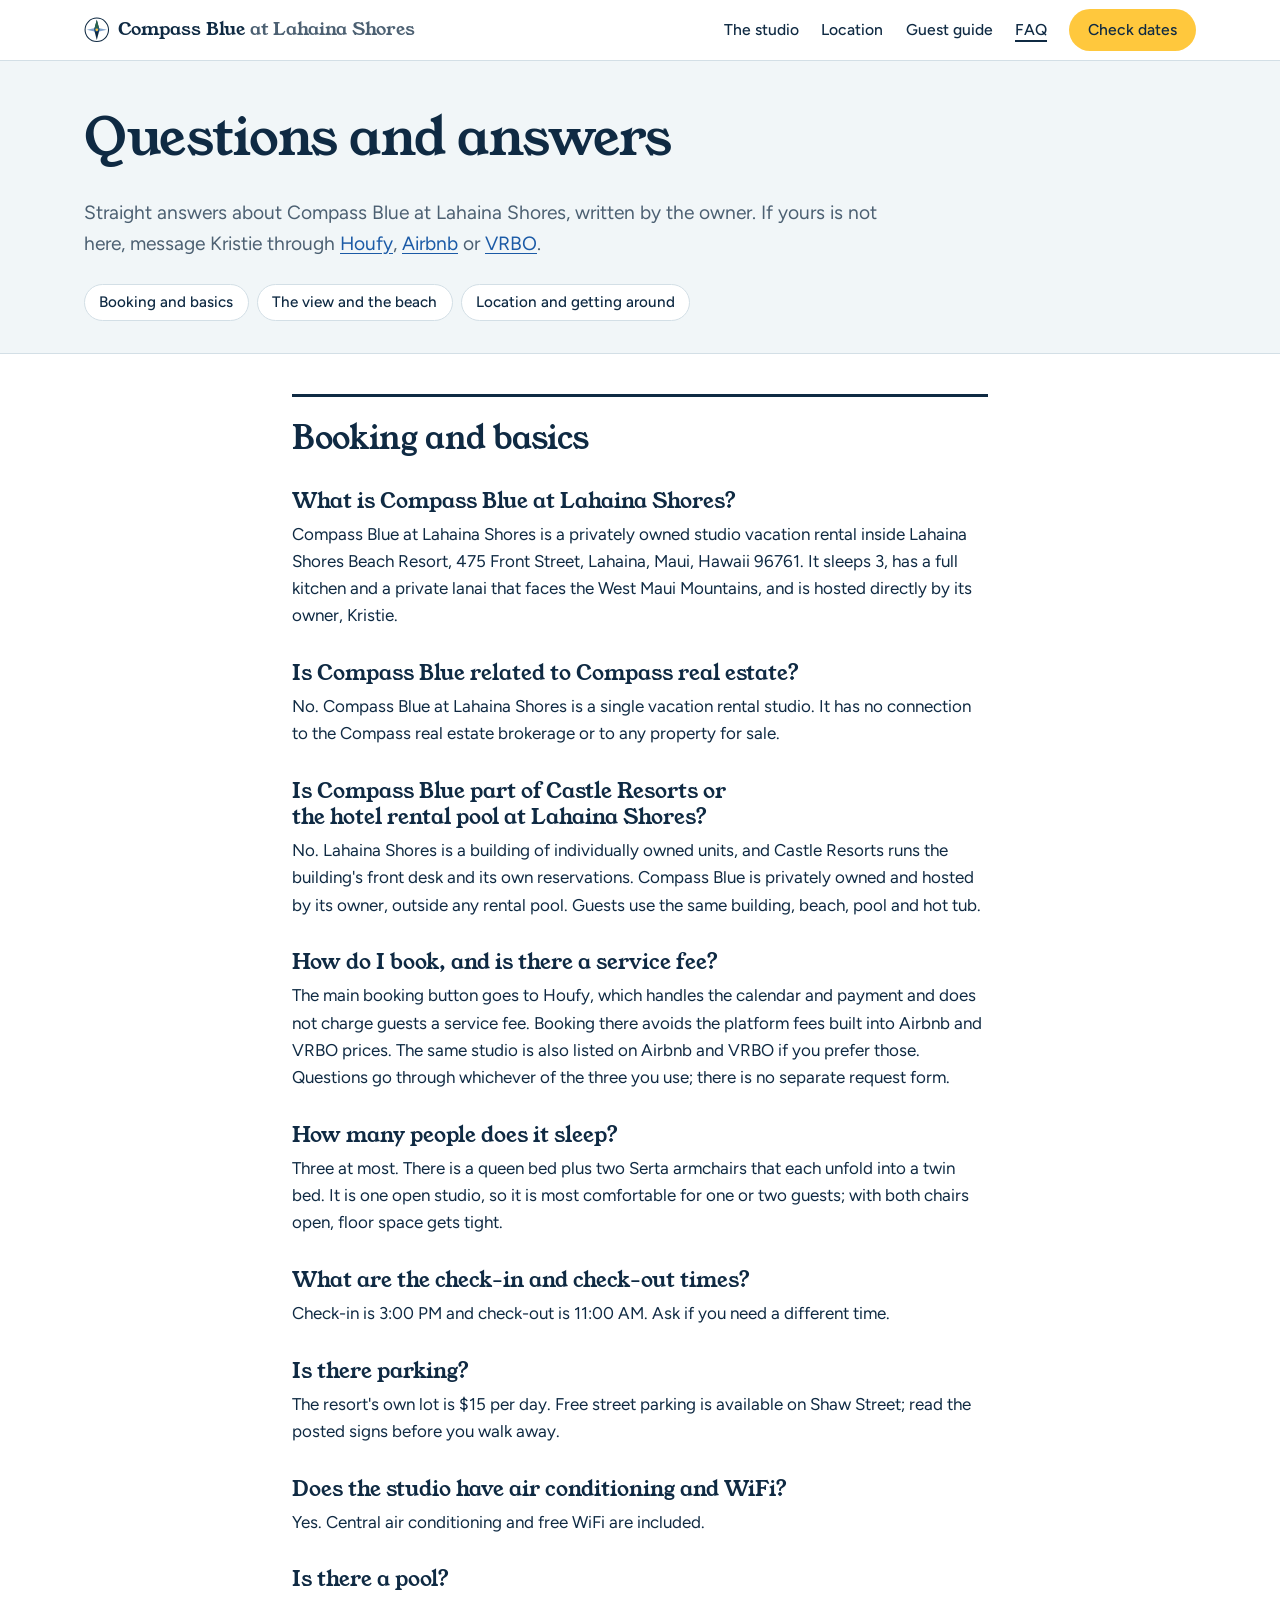
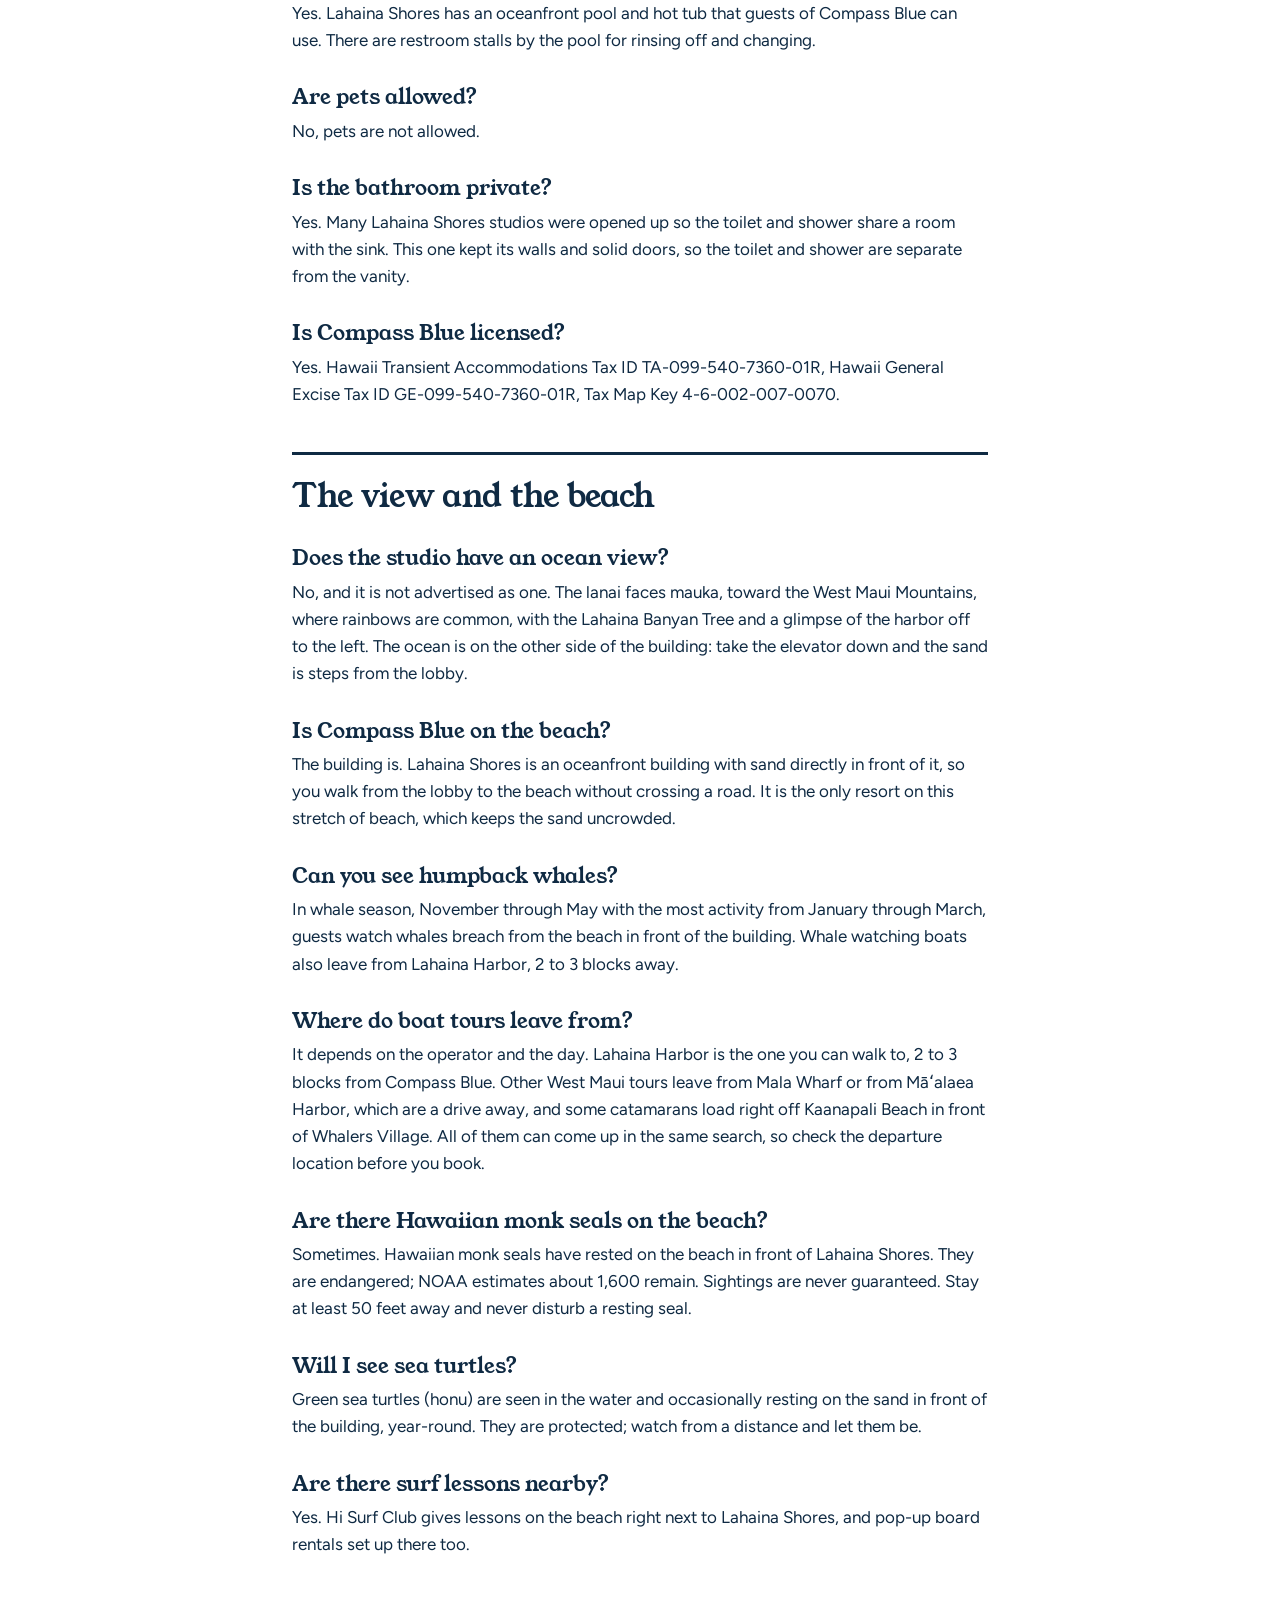
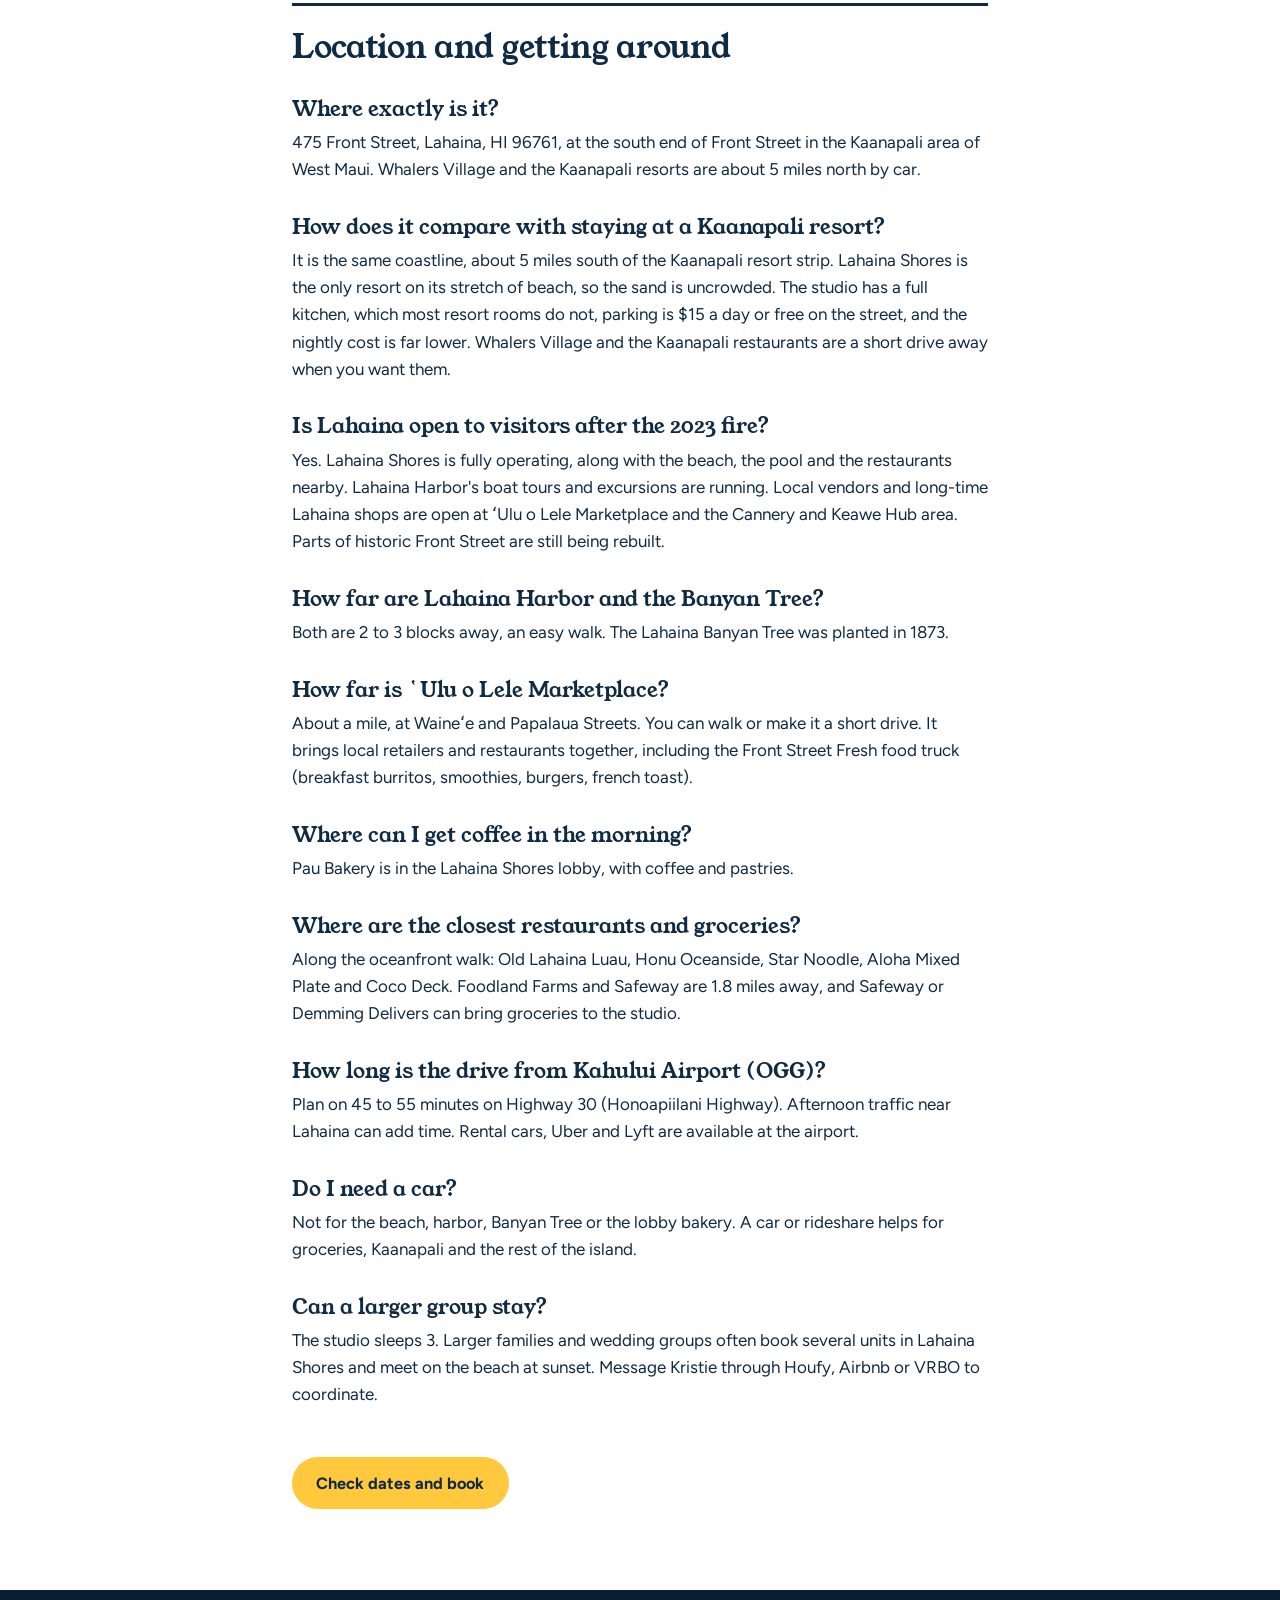
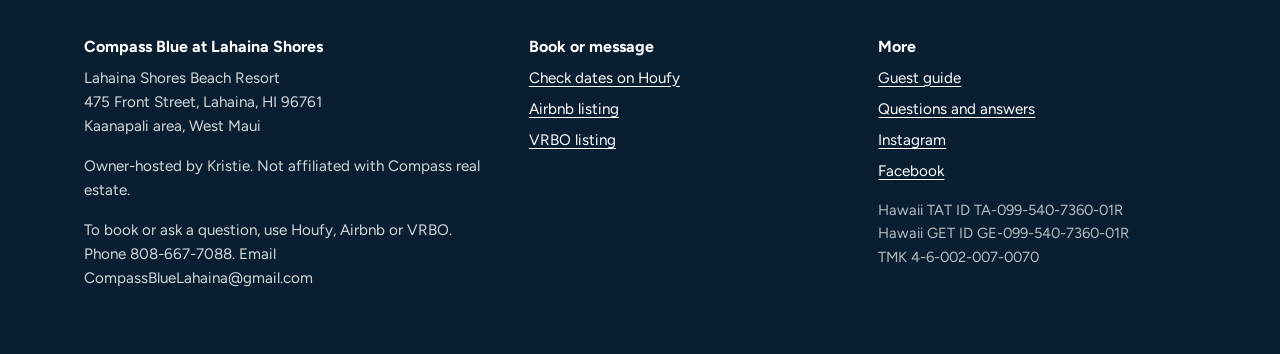
<file: faq.html>
<!DOCTYPE html>
<html lang="en">
<head>
<meta charset="UTF-8">
<meta name="viewport" content="width=device-width, initial-scale=1">
<title>Questions and answers | Compass Blue at Lahaina Shores, Maui</title>
<meta name="description" content="Straight answers about Compass Blue at Lahaina Shores, 475 Front Street, Lahaina: the view, the beach, whales and monk seals, parking, booking and getting around.">
<link rel="canonical" href="https://compassbluelahaina-web.github.io/compass-blue-maui/faq.html">
<meta name="robots" content="index, follow">
<meta property="og:type" content="website">
<meta property="og:site_name" content="Compass Blue at Lahaina Shores">
<meta property="og:title" content="Questions and answers | Compass Blue at Lahaina Shores, Maui">
<meta property="og:description" content="Straight answers about Compass Blue at Lahaina Shores, 475 Front Street, Lahaina: the view, the beach, whales and monk seals, parking, booking and getting around.">
<meta property="og:url" content="https://compassbluelahaina-web.github.io/compass-blue-maui/faq.html">
<meta property="og:image" content="https://compassbluelahaina-web.github.io/compass-blue-maui/assets/img/share.jpg">
<meta name="twitter:card" content="summary_large_image">
<meta name="theme-color" content="#0f2a43">
<link rel="icon" href="assets/img/favicon.svg" type="image/svg+xml">
<link rel="preload" href="assets/fonts/young-serif-latin-400-normal.woff2" as="font" type="font/woff2" crossorigin>
<link rel="preload" href="assets/fonts/figtree-latin-wght-normal.woff2" as="font" type="font/woff2" crossorigin>
<link rel="stylesheet" href="assets/css/style.css">
<script type="application/ld+json">
{
  "@context": "https://schema.org",
  "@type": "FAQPage",
  "mainEntity": [
    {
      "@type": "Question",
      "name": "What is Compass Blue at Lahaina Shores?",
      "acceptedAnswer": {
        "@type": "Answer",
        "text": "Compass Blue at Lahaina Shores is a privately owned studio vacation rental inside Lahaina Shores Beach Resort, 475 Front Street, Lahaina, Maui, Hawaii 96761. It sleeps 3, has a full kitchen and a private lanai that faces the West Maui Mountains, and is hosted directly by its owner, Kristie."
      }
    },
    {
      "@type": "Question",
      "name": "Is Compass Blue related to Compass real estate?",
      "acceptedAnswer": {
        "@type": "Answer",
        "text": "No. Compass Blue at Lahaina Shores is a single vacation rental studio. It has no connection to the Compass real estate brokerage or to any property for sale."
      }
    },
    {
      "@type": "Question",
      "name": "Is Compass Blue part of Castle Resorts or the hotel rental pool at Lahaina Shores?",
      "acceptedAnswer": {
        "@type": "Answer",
        "text": "No. Lahaina Shores is a building of individually owned units, and Castle Resorts runs the building's front desk and its own reservations. Compass Blue is privately owned and hosted by its owner, outside any rental pool. Guests use the same building, beach, pool and hot tub."
      }
    },
    {
      "@type": "Question",
      "name": "How do I book, and is there a service fee?",
      "acceptedAnswer": {
        "@type": "Answer",
        "text": "The main booking button goes to Houfy, which handles the calendar and payment and does not charge guests a service fee. Booking there avoids the platform fees built into Airbnb and VRBO prices. The same studio is also listed on Airbnb and VRBO if you prefer those. Questions go through whichever of the three you use; there is no separate request form."
      }
    },
    {
      "@type": "Question",
      "name": "How many people does it sleep?",
      "acceptedAnswer": {
        "@type": "Answer",
        "text": "Three at most. There is a queen bed plus two Serta armchairs that each unfold into a twin bed. It is one open studio, so it is most comfortable for one or two guests; with both chairs open, floor space gets tight."
      }
    },
    {
      "@type": "Question",
      "name": "What are the check-in and check-out times?",
      "acceptedAnswer": {
        "@type": "Answer",
        "text": "Check-in is 3:00 PM and check-out is 11:00 AM. Ask if you need a different time."
      }
    },
    {
      "@type": "Question",
      "name": "Is there parking?",
      "acceptedAnswer": {
        "@type": "Answer",
        "text": "The resort's own lot is $15 per day. Free street parking is available on Shaw Street; read the posted signs before you walk away."
      }
    },
    {
      "@type": "Question",
      "name": "Does the studio have air conditioning and WiFi?",
      "acceptedAnswer": {
        "@type": "Answer",
        "text": "Yes. Central air conditioning and free WiFi are included."
      }
    },
    {
      "@type": "Question",
      "name": "Is there a pool?",
      "acceptedAnswer": {
        "@type": "Answer",
        "text": "Yes. Lahaina Shores has an oceanfront pool and hot tub that guests of Compass Blue can use. There are restroom stalls by the pool for rinsing off and changing."
      }
    },
    {
      "@type": "Question",
      "name": "Are pets allowed?",
      "acceptedAnswer": {
        "@type": "Answer",
        "text": "No, pets are not allowed."
      }
    },
    {
      "@type": "Question",
      "name": "Is the bathroom private?",
      "acceptedAnswer": {
        "@type": "Answer",
        "text": "Yes. Many Lahaina Shores studios were opened up so the toilet and shower share a room with the sink. This one kept its walls and solid doors, so the toilet and shower are separate from the vanity."
      }
    },
    {
      "@type": "Question",
      "name": "Is Compass Blue licensed?",
      "acceptedAnswer": {
        "@type": "Answer",
        "text": "Yes. Hawaii Transient Accommodations Tax ID TA-099-540-7360-01R, Hawaii General Excise Tax ID GE-099-540-7360-01R, Tax Map Key 4-6-002-007-0070."
      }
    },
    {
      "@type": "Question",
      "name": "Does the studio have an ocean view?",
      "acceptedAnswer": {
        "@type": "Answer",
        "text": "No, and it is not advertised as one. The lanai faces mauka, toward the West Maui Mountains, where rainbows are common, with the Lahaina Banyan Tree and a glimpse of the harbor off to the left. The ocean is on the other side of the building: take the elevator down and the sand is steps from the lobby."
      }
    },
    {
      "@type": "Question",
      "name": "Is Compass Blue on the beach?",
      "acceptedAnswer": {
        "@type": "Answer",
        "text": "The building is. Lahaina Shores is an oceanfront building with sand directly in front of it, so you walk from the lobby to the beach without crossing a road. It is the only resort on this stretch of beach, which keeps the sand uncrowded."
      }
    },
    {
      "@type": "Question",
      "name": "Can you see humpback whales?",
      "acceptedAnswer": {
        "@type": "Answer",
        "text": "In whale season, November through May with the most activity from January through March, guests watch whales breach from the beach in front of the building. Whale watching boats also leave from Lahaina Harbor, 2 to 3 blocks away."
      }
    },
    {
      "@type": "Question",
      "name": "Where do boat tours leave from?",
      "acceptedAnswer": {
        "@type": "Answer",
        "text": "It depends on the operator and the day. Lahaina Harbor is the one you can walk to, 2 to 3 blocks from Compass Blue. Other West Maui tours leave from Mala Wharf or from Māʻalaea Harbor, which are a drive away, and some catamarans load right off Kaanapali Beach in front of Whalers Village. All of them can come up in the same search, so check the departure location before you book."
      }
    },
    {
      "@type": "Question",
      "name": "Are there Hawaiian monk seals on the beach?",
      "acceptedAnswer": {
        "@type": "Answer",
        "text": "Sometimes. Hawaiian monk seals have rested on the beach in front of Lahaina Shores. They are endangered; NOAA estimates about 1,600 remain. Sightings are never guaranteed. Stay at least 50 feet away and never disturb a resting seal."
      }
    },
    {
      "@type": "Question",
      "name": "Will I see sea turtles?",
      "acceptedAnswer": {
        "@type": "Answer",
        "text": "Green sea turtles (honu) are seen in the water and occasionally resting on the sand in front of the building, year-round. They are protected; watch from a distance and let them be."
      }
    },
    {
      "@type": "Question",
      "name": "Are there surf lessons nearby?",
      "acceptedAnswer": {
        "@type": "Answer",
        "text": "Yes. Hi Surf Club gives lessons on the beach right next to Lahaina Shores, and pop-up board rentals set up there too."
      }
    },
    {
      "@type": "Question",
      "name": "Where exactly is it?",
      "acceptedAnswer": {
        "@type": "Answer",
        "text": "475 Front Street, Lahaina, HI 96761, at the south end of Front Street in the Kaanapali area of West Maui. Whalers Village and the Kaanapali resorts are about 5 miles north by car."
      }
    },
    {
      "@type": "Question",
      "name": "How does it compare with staying at a Kaanapali resort?",
      "acceptedAnswer": {
        "@type": "Answer",
        "text": "It is the same coastline, about 5 miles south of the Kaanapali resort strip. Lahaina Shores is the only resort on its stretch of beach, so the sand is uncrowded. The studio has a full kitchen, which most resort rooms do not, parking is $15 a day or free on the street, and the nightly cost is far lower. Whalers Village and the Kaanapali restaurants are a short drive away when you want them."
      }
    },
    {
      "@type": "Question",
      "name": "Is Lahaina open to visitors after the 2023 fire?",
      "acceptedAnswer": {
        "@type": "Answer",
        "text": "Yes. Lahaina Shores is fully operating, along with the beach, the pool and the restaurants nearby. Lahaina Harbor's boat tours and excursions are running. Local vendors and long-time Lahaina shops are open at ʻUlu o Lele Marketplace and the Cannery and Keawe Hub area. Parts of historic Front Street are still being rebuilt."
      }
    },
    {
      "@type": "Question",
      "name": "How far are Lahaina Harbor and the Banyan Tree?",
      "acceptedAnswer": {
        "@type": "Answer",
        "text": "Both are 2 to 3 blocks away, an easy walk. The Lahaina Banyan Tree was planted in 1873."
      }
    },
    {
      "@type": "Question",
      "name": "How far is ʻUlu o Lele Marketplace?",
      "acceptedAnswer": {
        "@type": "Answer",
        "text": "About a mile, at Waineʻe and Papalaua Streets. You can walk or make it a short drive. It brings local retailers and restaurants together, including the Front Street Fresh food truck (breakfast burritos, smoothies, burgers, french toast)."
      }
    },
    {
      "@type": "Question",
      "name": "Where can I get coffee in the morning?",
      "acceptedAnswer": {
        "@type": "Answer",
        "text": "Pau Bakery is in the Lahaina Shores lobby, with coffee and pastries."
      }
    },
    {
      "@type": "Question",
      "name": "Where are the closest restaurants and groceries?",
      "acceptedAnswer": {
        "@type": "Answer",
        "text": "Along the oceanfront walk: Old Lahaina Luau, Honu Oceanside, Star Noodle, Aloha Mixed Plate and Coco Deck. Foodland Farms and Safeway are 1.8 miles away, and Safeway or Demming Delivers can bring groceries to the studio."
      }
    },
    {
      "@type": "Question",
      "name": "How long is the drive from Kahului Airport (OGG)?",
      "acceptedAnswer": {
        "@type": "Answer",
        "text": "Plan on 45 to 55 minutes on Highway 30 (Honoapiilani Highway). Afternoon traffic near Lahaina can add time. Rental cars, Uber and Lyft are available at the airport."
      }
    },
    {
      "@type": "Question",
      "name": "Do I need a car?",
      "acceptedAnswer": {
        "@type": "Answer",
        "text": "Not for the beach, harbor, Banyan Tree or the lobby bakery. A car or rideshare helps for groceries, Kaanapali and the rest of the island."
      }
    },
    {
      "@type": "Question",
      "name": "Can a larger group stay?",
      "acceptedAnswer": {
        "@type": "Answer",
        "text": "The studio sleeps 3. Larger families and wedding groups often book several units in Lahaina Shores and meet on the beach at sunset. Message Kristie through Houfy, Airbnb or VRBO to coordinate."
      }
    }
  ]
}
</script>
<script type="application/ld+json">
{
  "@context": "https://schema.org",
  "@type": "BreadcrumbList",
  "itemListElement": [
    {
      "@type": "ListItem",
      "position": 1,
      "name": "Compass Blue at Lahaina Shores",
      "item": "https://compassbluelahaina-web.github.io/compass-blue-maui/"
    },
    {
      "@type": "ListItem",
      "position": 2,
      "name": "Questions and answers",
      "item": "https://compassbluelahaina-web.github.io/compass-blue-maui/faq.html"
    }
  ]
}
</script>
<!-- Google Analytics (Kristie's existing free tag). Delete this block to remove tracking. -->
<script async src="https://www.googletagmanager.com/gtag/js?id=G-EWM16TSZFX"></script>
<script>window.dataLayer=window.dataLayer||[];function gtag(){dataLayer.push(arguments);}gtag('js',new Date());gtag('config','G-EWM16TSZFX');</script>
</head>
<body>
<a class="skip" href="#main">Skip to content</a>
<header class="top">
  <div class="wrap">
    <a class="brand" href="./" aria-label="Compass Blue at Lahaina Shores, home"><svg viewBox="0 0 48 48" aria-hidden="true"><circle cx="24" cy="24" r="22" fill="#fff" stroke="#0f2a43" stroke-width="2"/><path d="M24 5l5 19-5 19-5-19z" fill="#0f2a43"/><path d="M24 5l5 19h-10z" fill="#2a654d"/><path d="M5 24l19-4 19 4-19 4z" fill="#1b5aa6" opacity=".55"/><circle cx="24" cy="24" r="2.6" fill="#ffc83d"/></svg><span>Compass Blue <span>at Lahaina Shores</span></span></a>
    <nav class="nav" aria-label="Main">
      <a href="./#studio" class="hide-s">The studio</a>
      <a href="./#location" class="hide-s">Location</a>
      <a href="guide.html">Guest guide</a>
      <a href="faq.html" aria-current="page">FAQ</a>
      <a class="btn btn-book btn-small hide-s" href="https://www.houfy.com/329782?guests=1&amp;adults=1&amp;children=0" rel="noopener">Check dates</a>
    </nav>
  </div>
</header>
<main id="main">
<div class="page-head"><div class="wrap">
<h1>Questions and answers</h1>
<p class="lede">Straight answers about Compass Blue at Lahaina Shores, written by the owner. If yours is not here, message Kristie through <a href="https://www.houfy.com/329782?guests=1&amp;adults=1&amp;children=0">Houfy</a>, <a href="https://www.airbnb.com/rooms/1554513657924432394">Airbnb</a> or <a href="https://www.vrbo.com/4982152">VRBO</a>.</p>
<ul class="toc">
<li><a href="#booking">Booking and basics</a></li>
<li><a href="#beach">The view and the beach</a></li>
<li><a href="#location">Location and getting around</a></li>
</ul>
</div></div>
<div class="prose">
<h2 id="booking">Booking and basics</h2>
<h3 class="q">What is Compass Blue at Lahaina Shores?</h3>
<p>Compass Blue at Lahaina Shores is a privately owned studio vacation rental inside Lahaina Shores Beach Resort, 475 Front Street, Lahaina, Maui, Hawaii 96761. It sleeps 3, has a full kitchen and a private lanai that faces the West Maui Mountains, and is hosted directly by its owner, Kristie.</p>
<h3 class="q">Is Compass Blue related to Compass real estate?</h3>
<p>No. Compass Blue at Lahaina Shores is a single vacation rental studio. It has no connection to the Compass real estate brokerage or to any property for sale.</p>
<h3 class="q">Is Compass Blue part of Castle Resorts or the hotel rental pool at Lahaina Shores?</h3>
<p>No. Lahaina Shores is a building of individually owned units, and Castle Resorts runs the building's front desk and its own reservations. Compass Blue is privately owned and hosted by its owner, outside any rental pool. Guests use the same building, beach, pool and hot tub.</p>
<h3 class="q">How do I book, and is there a service fee?</h3>
<p>The main booking button goes to Houfy, which handles the calendar and payment and does not charge guests a service fee. Booking there avoids the platform fees built into Airbnb and VRBO prices. The same studio is also listed on Airbnb and VRBO if you prefer those. Questions go through whichever of the three you use; there is no separate request form.</p>
<h3 class="q">How many people does it sleep?</h3>
<p>Three at most. There is a queen bed plus two Serta armchairs that each unfold into a twin bed. It is one open studio, so it is most comfortable for one or two guests; with both chairs open, floor space gets tight.</p>
<h3 class="q">What are the check-in and check-out times?</h3>
<p>Check-in is 3:00 PM and check-out is 11:00 AM. Ask if you need a different time.</p>
<h3 class="q">Is there parking?</h3>
<p>The resort's own lot is $15 per day. Free street parking is available on Shaw Street; read the posted signs before you walk away.</p>
<h3 class="q">Does the studio have air conditioning and WiFi?</h3>
<p>Yes. Central air conditioning and free WiFi are included.</p>
<h3 class="q">Is there a pool?</h3>
<p>Yes. Lahaina Shores has an oceanfront pool and hot tub that guests of Compass Blue can use. There are restroom stalls by the pool for rinsing off and changing.</p>
<h3 class="q">Are pets allowed?</h3>
<p>No, pets are not allowed.</p>
<h3 class="q">Is the bathroom private?</h3>
<p>Yes. Many Lahaina Shores studios were opened up so the toilet and shower share a room with the sink. This one kept its walls and solid doors, so the toilet and shower are separate from the vanity.</p>
<h3 class="q">Is Compass Blue licensed?</h3>
<p>Yes. Hawaii Transient Accommodations Tax ID TA-099-540-7360-01R, Hawaii General Excise Tax ID GE-099-540-7360-01R, Tax Map Key 4-6-002-007-0070.</p>
<h2 id="beach">The view and the beach</h2>
<h3 class="q">Does the studio have an ocean view?</h3>
<p>No, and it is not advertised as one. The lanai faces mauka, toward the West Maui Mountains, where rainbows are common, with the Lahaina Banyan Tree and a glimpse of the harbor off to the left. The ocean is on the other side of the building: take the elevator down and the sand is steps from the lobby.</p>
<h3 class="q">Is Compass Blue on the beach?</h3>
<p>The building is. Lahaina Shores is an oceanfront building with sand directly in front of it, so you walk from the lobby to the beach without crossing a road. It is the only resort on this stretch of beach, which keeps the sand uncrowded.</p>
<h3 class="q">Can you see humpback whales?</h3>
<p>In whale season, November through May with the most activity from January through March, guests watch whales breach from the beach in front of the building. Whale watching boats also leave from Lahaina Harbor, 2 to 3 blocks away.</p>
<h3 class="q">Where do boat tours leave from?</h3>
<p>It depends on the operator and the day. Lahaina Harbor is the one you can walk to, 2 to 3 blocks from Compass Blue. Other West Maui tours leave from Mala Wharf or from Māʻalaea Harbor, which are a drive away, and some catamarans load right off Kaanapali Beach in front of Whalers Village. All of them can come up in the same search, so check the departure location before you book.</p>
<h3 class="q">Are there Hawaiian monk seals on the beach?</h3>
<p>Sometimes. Hawaiian monk seals have rested on the beach in front of Lahaina Shores. They are endangered; NOAA estimates about 1,600 remain. Sightings are never guaranteed. Stay at least 50 feet away and never disturb a resting seal.</p>
<h3 class="q">Will I see sea turtles?</h3>
<p>Green sea turtles (honu) are seen in the water and occasionally resting on the sand in front of the building, year-round. They are protected; watch from a distance and let them be.</p>
<h3 class="q">Are there surf lessons nearby?</h3>
<p>Yes. Hi Surf Club gives lessons on the beach right next to Lahaina Shores, and pop-up board rentals set up there too.</p>
<h2 id="location">Location and getting around</h2>
<h3 class="q">Where exactly is it?</h3>
<p>475 Front Street, Lahaina, HI 96761, at the south end of Front Street in the Kaanapali area of West Maui. Whalers Village and the Kaanapali resorts are about 5 miles north by car.</p>
<h3 class="q">How does it compare with staying at a Kaanapali resort?</h3>
<p>It is the same coastline, about 5 miles south of the Kaanapali resort strip. Lahaina Shores is the only resort on its stretch of beach, so the sand is uncrowded. The studio has a full kitchen, which most resort rooms do not, parking is $15 a day or free on the street, and the nightly cost is far lower. Whalers Village and the Kaanapali restaurants are a short drive away when you want them.</p>
<h3 class="q">Is Lahaina open to visitors after the 2023 fire?</h3>
<p>Yes. Lahaina Shores is fully operating, along with the beach, the pool and the restaurants nearby. Lahaina Harbor's boat tours and excursions are running. Local vendors and long-time Lahaina shops are open at ʻUlu o Lele Marketplace and the Cannery and Keawe Hub area. Parts of historic Front Street are still being rebuilt.</p>
<h3 class="q">How far are Lahaina Harbor and the Banyan Tree?</h3>
<p>Both are 2 to 3 blocks away, an easy walk. The Lahaina Banyan Tree was planted in 1873.</p>
<h3 class="q">How far is ʻUlu o Lele Marketplace?</h3>
<p>About a mile, at Waineʻe and Papalaua Streets. You can walk or make it a short drive. It brings local retailers and restaurants together, including the Front Street Fresh food truck (breakfast burritos, smoothies, burgers, french toast).</p>
<h3 class="q">Where can I get coffee in the morning?</h3>
<p>Pau Bakery is in the Lahaina Shores lobby, with coffee and pastries.</p>
<h3 class="q">Where are the closest restaurants and groceries?</h3>
<p>Along the oceanfront walk: Old Lahaina Luau, Honu Oceanside, Star Noodle, Aloha Mixed Plate and Coco Deck. Foodland Farms and Safeway are 1.8 miles away, and Safeway or Demming Delivers can bring groceries to the studio.</p>
<h3 class="q">How long is the drive from Kahului Airport (OGG)?</h3>
<p>Plan on 45 to 55 minutes on Highway 30 (Honoapiilani Highway). Afternoon traffic near Lahaina can add time. Rental cars, Uber and Lyft are available at the airport.</p>
<h3 class="q">Do I need a car?</h3>
<p>Not for the beach, harbor, Banyan Tree or the lobby bakery. A car or rideshare helps for groceries, Kaanapali and the rest of the island.</p>
<h3 class="q">Can a larger group stay?</h3>
<p>The studio sleeps 3. Larger families and wedding groups often book several units in Lahaina Shores and meet on the beach at sunset. Message Kristie through Houfy, Airbnb or VRBO to coordinate.</p>
<p style="margin-top:3rem"><a class="btn btn-book" href="https://www.houfy.com/329782?guests=1&amp;adults=1&amp;children=0" rel="noopener">Check dates and book</a></p>
</div>
</main>
<footer class="foot">
  <div class="wrap foot-grid">
    <div>
      <h2>Compass Blue at Lahaina Shores</h2>
      <p>Lahaina Shores Beach Resort<br>475 Front Street, Lahaina, HI 96761<br>Kaanapali area, West Maui</p>
      <p>Owner-hosted by Kristie. Not affiliated with Compass real estate.</p>
      <p>To book or ask a question, use Houfy, Airbnb or VRBO.<br>Phone 808-667-7088. Email CompassBlueLahaina@gmail.com</p>
    </div>
    <div>
      <h2>Book or message</h2>
      <ul>
        <li><a href="https://www.houfy.com/329782?guests=1&amp;adults=1&amp;children=0" rel="noopener">Check dates on Houfy</a></li>
        <li><a href="https://www.airbnb.com/rooms/1554513657924432394" rel="noopener">Airbnb listing</a></li>
        <li><a href="https://www.vrbo.com/4982152" rel="noopener">VRBO listing</a></li>
      </ul>
    </div>
    <div>
      <h2>More</h2>
      <ul>
        <li><a href="guide.html">Guest guide</a></li>
        <li><a href="faq.html">Questions and answers</a></li>
        <li><a href="https://instagram.com/compassbluelahaina" rel="noopener">Instagram</a></li>
        <li><a href="https://facebook.com/compassbluelahaina" rel="noopener">Facebook</a></li>
      </ul>
      <p class="small" style="color:rgba(255,255,255,.7)">Hawaii TAT ID TA-099-540-7360-01R<br>Hawaii GET ID GE-099-540-7360-01R<br>TMK 4-6-002-007-0070</p>
    </div>
  </div>
</footer>
<div class="bar">
  <a class="btn btn-book" href="https://www.houfy.com/329782?guests=1&amp;adults=1&amp;children=0" rel="noopener">Check dates and book</a>
  <a class="btn btn-line" href="./#book">Airbnb or VRBO</a>
</div>
</body>
</html>
</file>
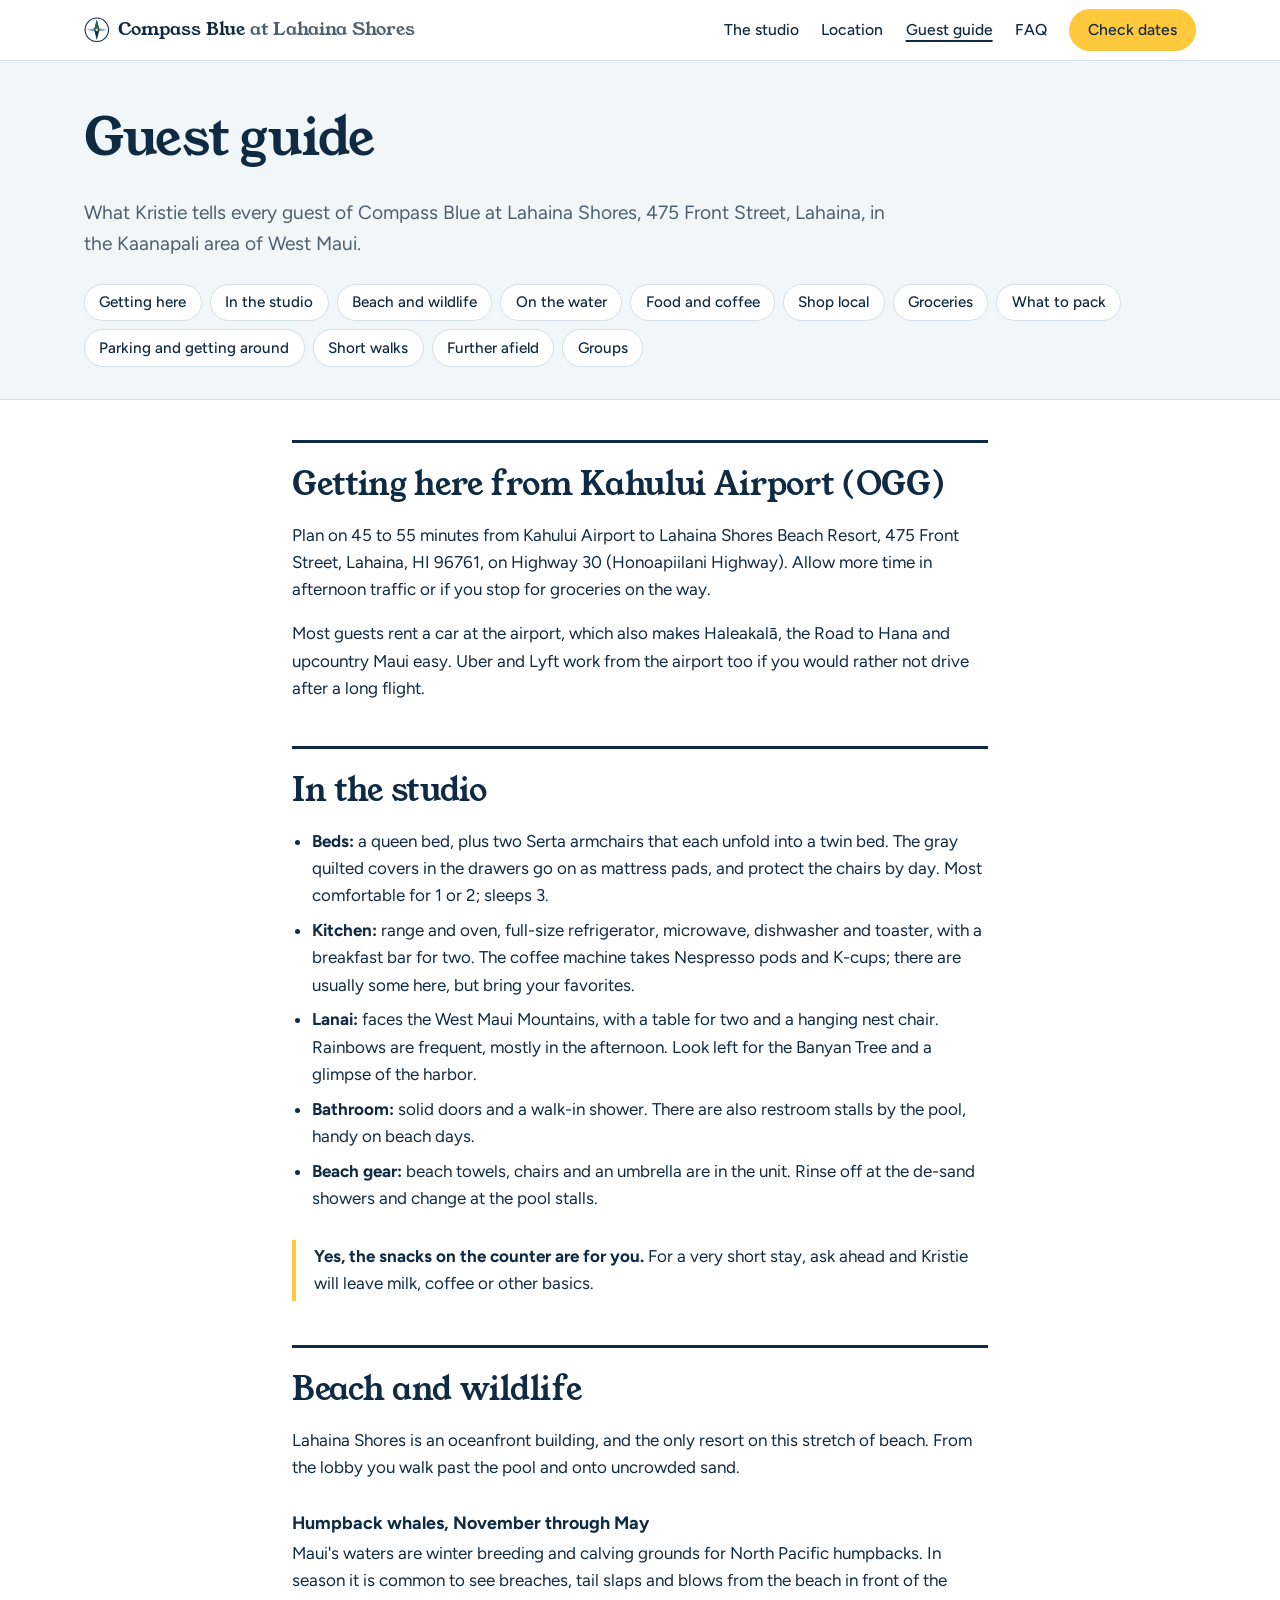
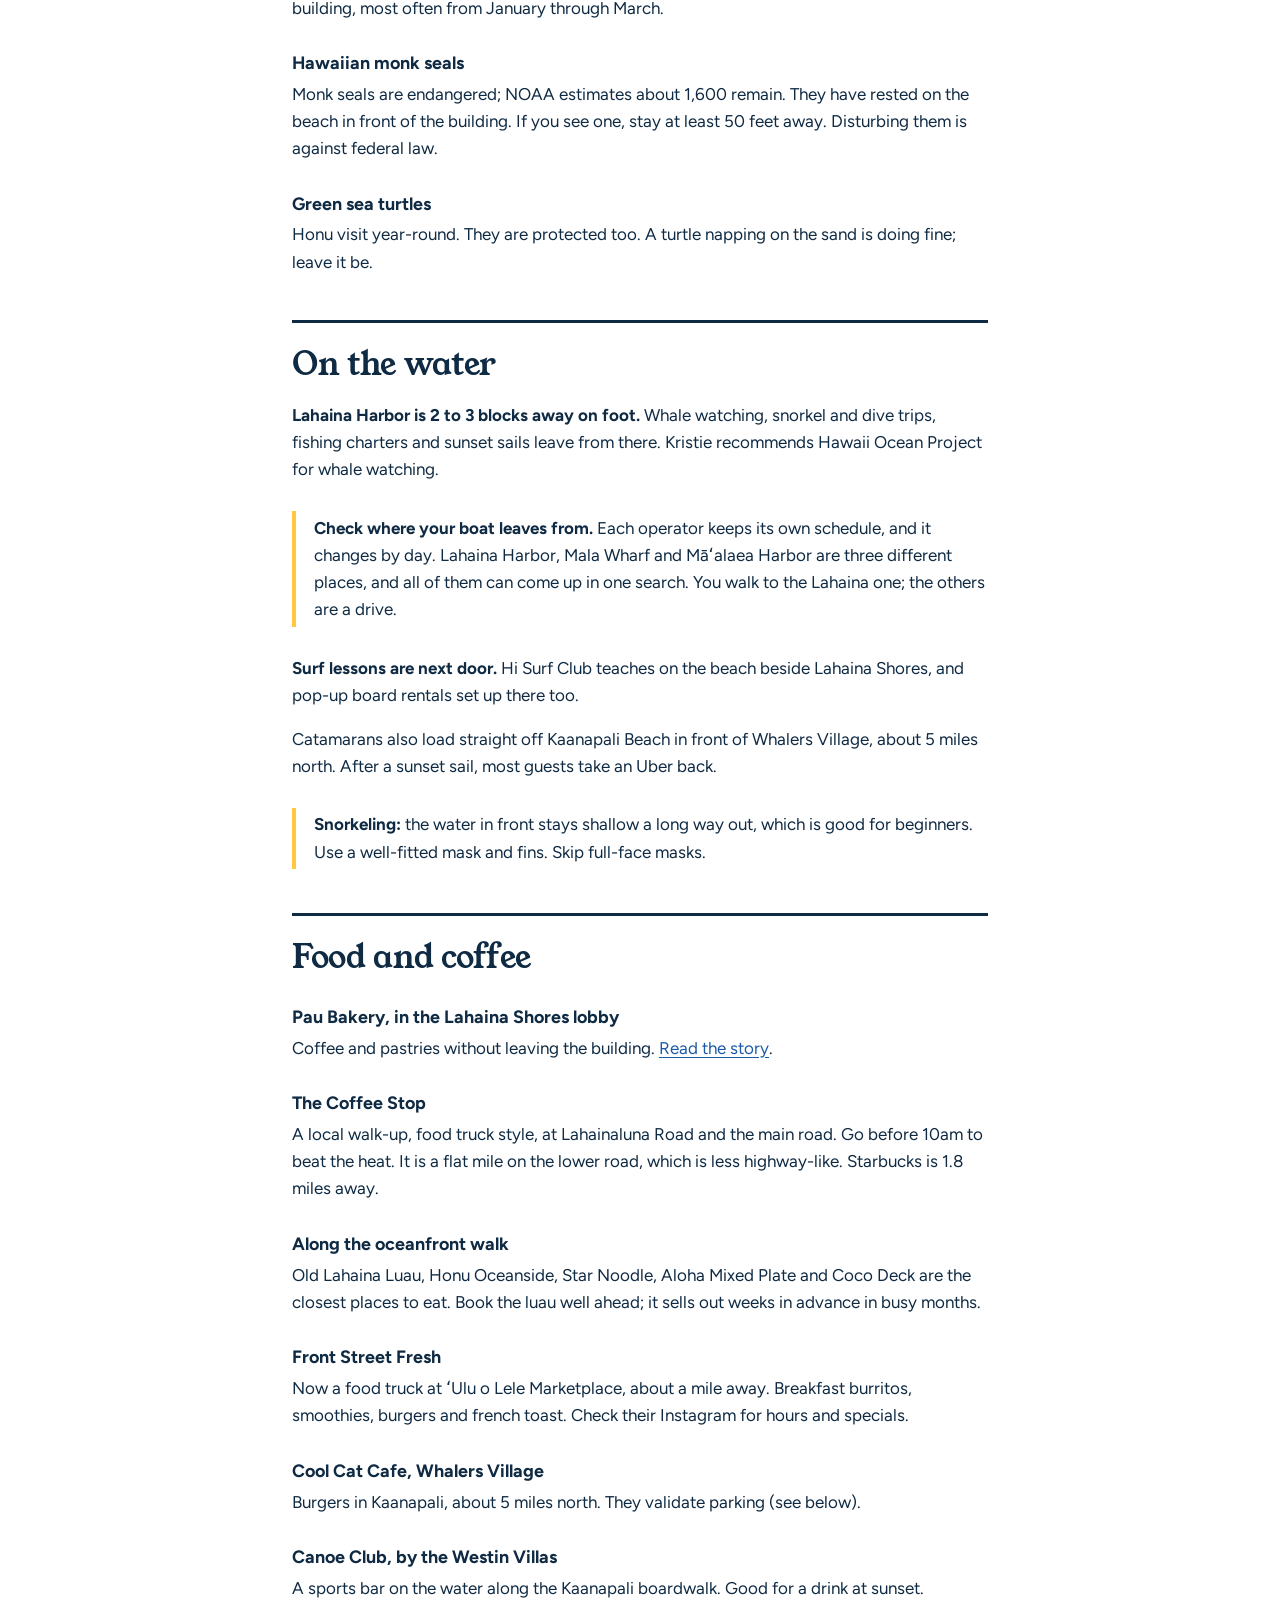
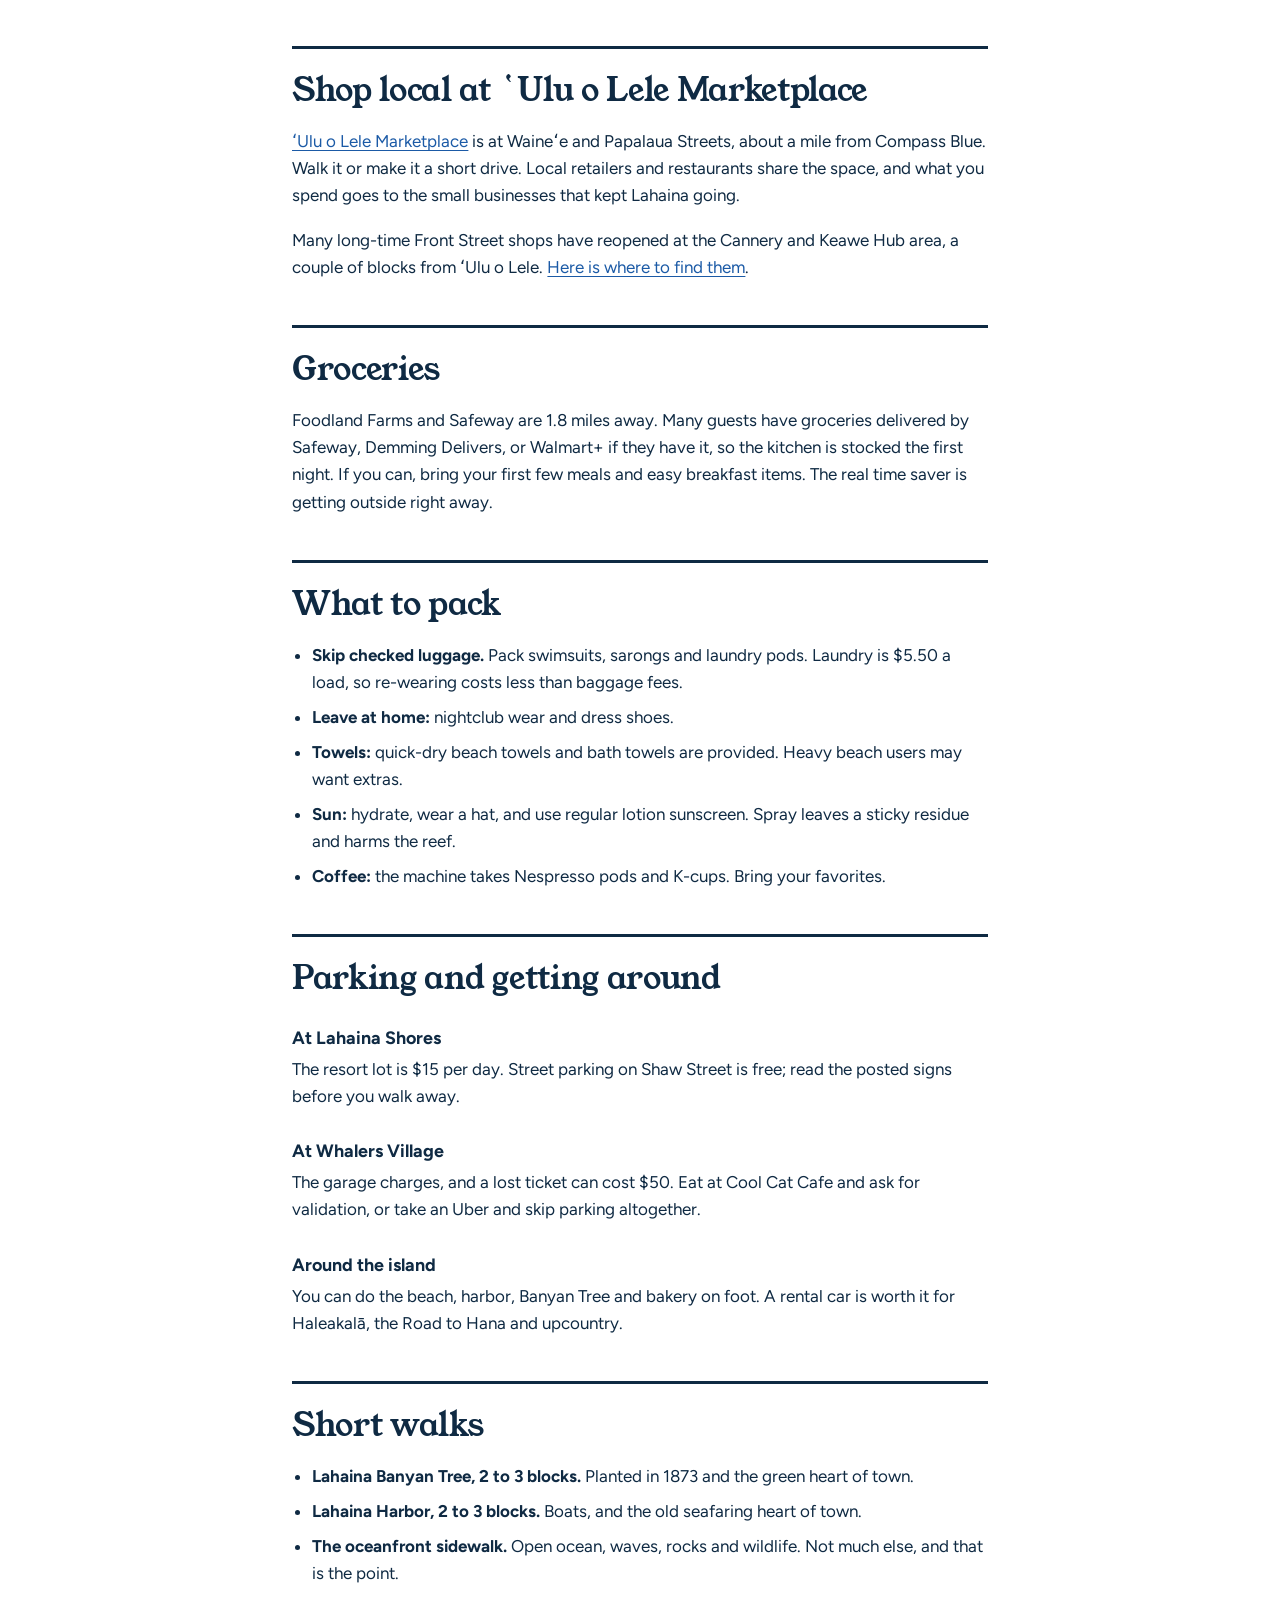
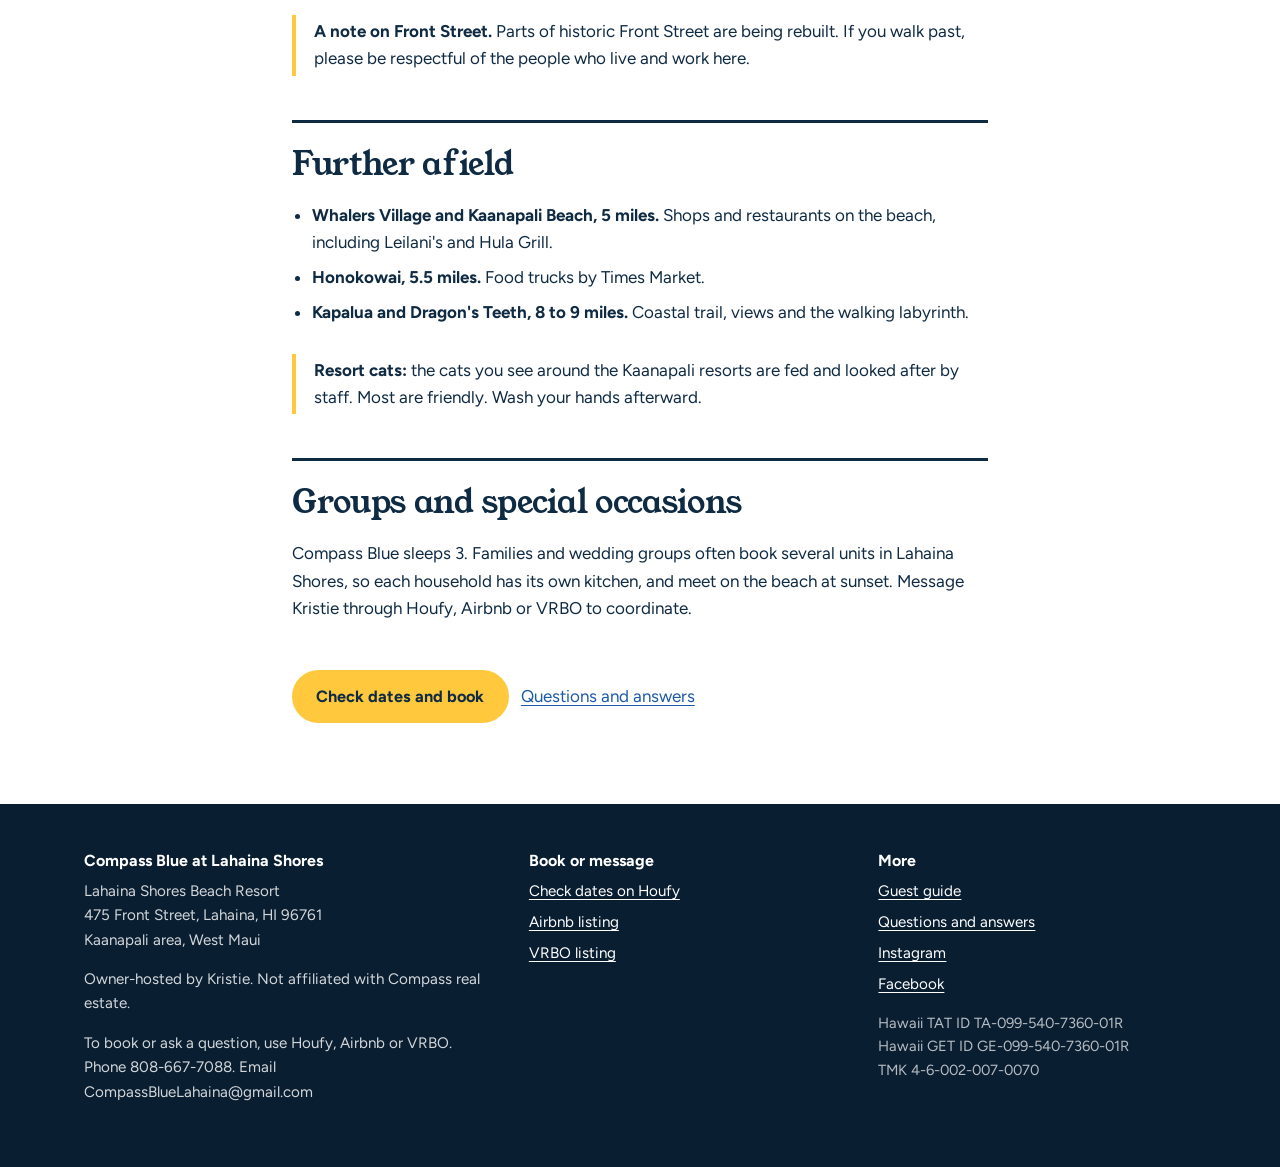
<file: guide.html>
<!DOCTYPE html>
<html lang="en">
<head>
<meta charset="UTF-8">
<meta name="viewport" content="width=device-width, initial-scale=1">
<title>Guest guide | Compass Blue at Lahaina Shores, Maui</title>
<meta name="description" content="The owner's guide to staying at Compass Blue at Lahaina Shores, 475 Front Street, Lahaina: airport drive, parking, food, groceries, whale watching, surf lessons and what is open in Lahaina.">
<link rel="canonical" href="https://compassbluelahaina-web.github.io/compass-blue-maui/guide.html">
<meta name="robots" content="index, follow">
<meta property="og:type" content="website">
<meta property="og:site_name" content="Compass Blue at Lahaina Shores">
<meta property="og:title" content="Guest guide | Compass Blue at Lahaina Shores, Maui">
<meta property="og:description" content="The owner's guide to staying at Compass Blue at Lahaina Shores, 475 Front Street, Lahaina: airport drive, parking, food, groceries, whale watching, surf lessons and what is open in Lahaina.">
<meta property="og:url" content="https://compassbluelahaina-web.github.io/compass-blue-maui/guide.html">
<meta property="og:image" content="https://compassbluelahaina-web.github.io/compass-blue-maui/assets/img/share.jpg">
<meta name="twitter:card" content="summary_large_image">
<meta name="theme-color" content="#0f2a43">
<link rel="icon" href="assets/img/favicon.svg" type="image/svg+xml">
<link rel="preload" href="assets/fonts/young-serif-latin-400-normal.woff2" as="font" type="font/woff2" crossorigin>
<link rel="preload" href="assets/fonts/figtree-latin-wght-normal.woff2" as="font" type="font/woff2" crossorigin>
<link rel="stylesheet" href="assets/css/style.css">
<script type="application/ld+json">
{
  "@context": "https://schema.org",
  "@type": "BreadcrumbList",
  "itemListElement": [
    {
      "@type": "ListItem",
      "position": 1,
      "name": "Compass Blue at Lahaina Shores",
      "item": "https://compassbluelahaina-web.github.io/compass-blue-maui/"
    },
    {
      "@type": "ListItem",
      "position": 2,
      "name": "Guest guide",
      "item": "https://compassbluelahaina-web.github.io/compass-blue-maui/guide.html"
    }
  ]
}
</script>
<!-- Google Analytics (Kristie's existing free tag). Delete this block to remove tracking. -->
<script async src="https://www.googletagmanager.com/gtag/js?id=G-EWM16TSZFX"></script>
<script>window.dataLayer=window.dataLayer||[];function gtag(){dataLayer.push(arguments);}gtag('js',new Date());gtag('config','G-EWM16TSZFX');</script>
</head>
<body>
<a class="skip" href="#main">Skip to content</a>
<header class="top">
  <div class="wrap">
    <a class="brand" href="./" aria-label="Compass Blue at Lahaina Shores, home"><svg viewBox="0 0 48 48" aria-hidden="true"><circle cx="24" cy="24" r="22" fill="#fff" stroke="#0f2a43" stroke-width="2"/><path d="M24 5l5 19-5 19-5-19z" fill="#0f2a43"/><path d="M24 5l5 19h-10z" fill="#2a654d"/><path d="M5 24l19-4 19 4-19 4z" fill="#1b5aa6" opacity=".55"/><circle cx="24" cy="24" r="2.6" fill="#ffc83d"/></svg><span>Compass Blue <span>at Lahaina Shores</span></span></a>
    <nav class="nav" aria-label="Main">
      <a href="./#studio" class="hide-s">The studio</a>
      <a href="./#location" class="hide-s">Location</a>
      <a href="guide.html" aria-current="page">Guest guide</a>
      <a href="faq.html">FAQ</a>
      <a class="btn btn-book btn-small hide-s" href="https://www.houfy.com/329782?guests=1&amp;adults=1&amp;children=0" rel="noopener">Check dates</a>
    </nav>
  </div>
</header>
<main id="main">
<div class="page-head"><div class="wrap">
<h1>Guest guide</h1>
<p class="lede">What Kristie tells every guest of Compass Blue at Lahaina Shores, 475 Front Street, Lahaina, in the Kaanapali area of West Maui.</p>
<ul class="toc">
<li><a href="#getting-here">Getting here</a></li>
<li><a href="#the-studio">In the studio</a></li>
<li><a href="#beach">Beach and wildlife</a></li>
<li><a href="#on-the-water">On the water</a></li>
<li><a href="#food">Food and coffee</a></li>
<li><a href="#local">Shop local</a></li>
<li><a href="#groceries">Groceries</a></li>
<li><a href="#packing">What to pack</a></li>
<li><a href="#parking">Parking and getting around</a></li>
<li><a href="#walks">Short walks</a></li>
<li><a href="#further">Further afield</a></li>
<li><a href="#groups">Groups</a></li>
</ul>
</div></div>
<div class="prose">

<h2 id="getting-here">Getting here from Kahului Airport (OGG)</h2>
<p>Plan on 45 to 55 minutes from Kahului Airport to Lahaina Shores Beach Resort, 475 Front Street, Lahaina, HI 96761, on Highway 30 (Honoapiilani Highway). Allow more time in afternoon traffic or if you stop for groceries on the way.</p>
<p>Most guests rent a car at the airport, which also makes Haleakalā, the Road to Hana and upcountry Maui easy. Uber and Lyft work from the airport too if you would rather not drive after a long flight.</p>

<h2 id="the-studio">In the studio</h2>
<ul>
<li><strong>Beds:</strong> a queen bed, plus two Serta armchairs that each unfold into a twin bed. The gray quilted covers in the drawers go on as mattress pads, and protect the chairs by day. Most comfortable for 1 or 2; sleeps 3.</li>
<li><strong>Kitchen:</strong> range and oven, full-size refrigerator, microwave, dishwasher and toaster, with a breakfast bar for two. The coffee machine takes Nespresso pods and K-cups; there are usually some here, but bring your favorites.</li>
<li><strong>Lanai:</strong> faces the West Maui Mountains, with a table for two and a hanging nest chair. Rainbows are frequent, mostly in the afternoon. Look left for the Banyan Tree and a glimpse of the harbor.</li>
<li><strong>Bathroom:</strong> solid doors and a walk-in shower. There are also restroom stalls by the pool, handy on beach days.</li>
<li><strong>Beach gear:</strong> beach towels, chairs and an umbrella are in the unit. Rinse off at the de-sand showers and change at the pool stalls.</li>
</ul>
<div class="note"><p><strong>Yes, the snacks on the counter are for you.</strong> For a very short stay, ask ahead and Kristie will leave milk, coffee or other basics.</p></div>

<h2 id="beach">Beach and wildlife</h2>
<p>Lahaina Shores is an oceanfront building, and the only resort on this stretch of beach. From the lobby you walk past the pool and onto uncrowded sand.</p>
<h3>Humpback whales, November through May</h3>
<p>Maui's waters are winter breeding and calving grounds for North Pacific humpbacks. In season it is common to see breaches, tail slaps and blows from the beach in front of the building, most often from January through March.</p>
<h3>Hawaiian monk seals</h3>
<p>Monk seals are endangered; NOAA estimates about 1,600 remain. They have rested on the beach in front of the building. If you see one, stay at least 50 feet away. Disturbing them is against federal law.</p>
<h3>Green sea turtles</h3>
<p>Honu visit year-round. They are protected too. A turtle napping on the sand is doing fine; leave it be.</p>

<h2 id="on-the-water">On the water</h2>
<p><strong>Lahaina Harbor is 2 to 3 blocks away on foot.</strong> Whale watching, snorkel and dive trips, fishing charters and sunset sails leave from there. Kristie recommends Hawaii Ocean Project for whale watching.</p>
<div class="note"><p><strong>Check where your boat leaves from.</strong> Each operator keeps its own schedule, and it changes by day. Lahaina Harbor, Mala Wharf and Māʻalaea Harbor are three different places, and all of them can come up in one search. You walk to the Lahaina one; the others are a drive.</p></div>
<p><strong>Surf lessons are next door.</strong> Hi Surf Club teaches on the beach beside Lahaina Shores, and pop-up board rentals set up there too.</p>
<p>Catamarans also load straight off Kaanapali Beach in front of Whalers Village, about 5 miles north. After a sunset sail, most guests take an Uber back.</p>
<div class="note"><p><strong>Snorkeling:</strong> the water in front stays shallow a long way out, which is good for beginners. Use a well-fitted mask and fins. Skip full-face masks.</p></div>

<h2 id="food">Food and coffee</h2>
<h3>Pau Bakery, in the Lahaina Shores lobby</h3>
<p>Coffee and pastries without leaving the building. <a href="https://www.houfy.com/kristiehalsey/posts/pau-bakery-makes-an-entrance-at-lahaina-shores-beach-resort-14516170" rel="noopener">Read the story</a>.</p>
<h3>The Coffee Stop</h3>
<p>A local walk-up, food truck style, at Lahainaluna Road and the main road. Go before 10am to beat the heat. It is a flat mile on the lower road, which is less highway-like. Starbucks is 1.8 miles away.</p>
<h3>Along the oceanfront walk</h3>
<p>Old Lahaina Luau, Honu Oceanside, Star Noodle, Aloha Mixed Plate and Coco Deck are the closest places to eat. Book the luau well ahead; it sells out weeks in advance in busy months.</p>
<h3>Front Street Fresh</h3>
<p>Now a food truck at ʻUlu o Lele Marketplace, about a mile away. Breakfast burritos, smoothies, burgers and french toast. Check their Instagram for hours and specials.</p>
<h3>Cool Cat Cafe, Whalers Village</h3>
<p>Burgers in Kaanapali, about 5 miles north. They validate parking (see below).</p>
<h3>Canoe Club, by the Westin Villas</h3>
<p>A sports bar on the water along the Kaanapali boardwalk. Good for a drink at sunset.</p>

<h2 id="local">Shop local at ʻUlu o Lele Marketplace</h2>
<p><a href="https://www.uluolele.com/" rel="noopener">ʻUlu o Lele Marketplace</a> is at Waineʻe and Papalaua Streets, about a mile from Compass Blue. Walk it or make it a short drive. Local retailers and restaurants share the space, and what you spend goes to the small businesses that kept Lahaina going.</p>
<p>Many long-time Front Street shops have reopened at the Cannery and Keawe Hub area, a couple of blocks from ʻUlu o Lele. <a href="https://www.houfy.com/kristiehalsey/posts/long-time-lahaina-front-street-shops-are-still-here-14515818" rel="noopener">Here is where to find them</a>.</p>

<h2 id="groceries">Groceries</h2>
<p>Foodland Farms and Safeway are 1.8 miles away. Many guests have groceries delivered by Safeway, Demming Delivers, or Walmart+ if they have it, so the kitchen is stocked the first night. If you can, bring your first few meals and easy breakfast items. The real time saver is getting outside right away.</p>

<h2 id="packing">What to pack</h2>
<ul>
<li><strong>Skip checked luggage.</strong> Pack swimsuits, sarongs and laundry pods. Laundry is $5.50 a load, so re-wearing costs less than baggage fees.</li>
<li><strong>Leave at home:</strong> nightclub wear and dress shoes.</li>
<li><strong>Towels:</strong> quick-dry beach towels and bath towels are provided. Heavy beach users may want extras.</li>
<li><strong>Sun:</strong> hydrate, wear a hat, and use regular lotion sunscreen. Spray leaves a sticky residue and harms the reef.</li>
<li><strong>Coffee:</strong> the machine takes Nespresso pods and K-cups. Bring your favorites.</li>
</ul>

<h2 id="parking">Parking and getting around</h2>
<h3>At Lahaina Shores</h3>
<p>The resort lot is $15 per day. Street parking on Shaw Street is free; read the posted signs before you walk away.</p>
<h3>At Whalers Village</h3>
<p>The garage charges, and a lost ticket can cost $50. Eat at Cool Cat Cafe and ask for validation, or take an Uber and skip parking altogether.</p>
<h3>Around the island</h3>
<p>You can do the beach, harbor, Banyan Tree and bakery on foot. A rental car is worth it for Haleakalā, the Road to Hana and upcountry.</p>

<h2 id="walks">Short walks</h2>
<ul>
<li><strong>Lahaina Banyan Tree, 2 to 3 blocks.</strong> Planted in 1873 and the green heart of town.</li>
<li><strong>Lahaina Harbor, 2 to 3 blocks.</strong> Boats, and the old seafaring heart of town.</li>
<li><strong>The oceanfront sidewalk.</strong> Open ocean, waves, rocks and wildlife. Not much else, and that is the point.</li>
</ul>
<div class="note"><p><strong>A note on Front Street.</strong> Parts of historic Front Street are being rebuilt. If you walk past, please be respectful of the people who live and work here.</p></div>

<h2 id="further">Further afield</h2>
<ul>
<li><strong>Whalers Village and Kaanapali Beach, 5 miles.</strong> Shops and restaurants on the beach, including Leilani's and Hula Grill.</li>
<li><strong>Honokowai, 5.5 miles.</strong> Food trucks by Times Market.</li>
<li><strong>Kapalua and Dragon's Teeth, 8 to 9 miles.</strong> Coastal trail, views and the walking labyrinth.</li>
</ul>
<div class="note"><p><strong>Resort cats:</strong> the cats you see around the Kaanapali resorts are fed and looked after by staff. Most are friendly. Wash your hands afterward.</p></div>

<h2 id="groups">Groups and special occasions</h2>
<p>Compass Blue sleeps 3. Families and wedding groups often book several units in Lahaina Shores, so each household has its own kitchen, and meet on the beach at sunset. Message Kristie through Houfy, Airbnb or VRBO to coordinate.</p>

<p style="margin-top:3rem"><a class="btn btn-book" href="https://www.houfy.com/329782?guests=1&amp;adults=1&amp;children=0" rel="noopener">Check dates and book</a> &nbsp; <a href="faq.html">Questions and answers</a></p>
</div>
</main>
<footer class="foot">
  <div class="wrap foot-grid">
    <div>
      <h2>Compass Blue at Lahaina Shores</h2>
      <p>Lahaina Shores Beach Resort<br>475 Front Street, Lahaina, HI 96761<br>Kaanapali area, West Maui</p>
      <p>Owner-hosted by Kristie. Not affiliated with Compass real estate.</p>
      <p>To book or ask a question, use Houfy, Airbnb or VRBO.<br>Phone 808-667-7088. Email CompassBlueLahaina@gmail.com</p>
    </div>
    <div>
      <h2>Book or message</h2>
      <ul>
        <li><a href="https://www.houfy.com/329782?guests=1&amp;adults=1&amp;children=0" rel="noopener">Check dates on Houfy</a></li>
        <li><a href="https://www.airbnb.com/rooms/1554513657924432394" rel="noopener">Airbnb listing</a></li>
        <li><a href="https://www.vrbo.com/4982152" rel="noopener">VRBO listing</a></li>
      </ul>
    </div>
    <div>
      <h2>More</h2>
      <ul>
        <li><a href="guide.html">Guest guide</a></li>
        <li><a href="faq.html">Questions and answers</a></li>
        <li><a href="https://instagram.com/compassbluelahaina" rel="noopener">Instagram</a></li>
        <li><a href="https://facebook.com/compassbluelahaina" rel="noopener">Facebook</a></li>
      </ul>
      <p class="small" style="color:rgba(255,255,255,.7)">Hawaii TAT ID TA-099-540-7360-01R<br>Hawaii GET ID GE-099-540-7360-01R<br>TMK 4-6-002-007-0070</p>
    </div>
  </div>
</footer>
<div class="bar">
  <a class="btn btn-book" href="https://www.houfy.com/329782?guests=1&amp;adults=1&amp;children=0" rel="noopener">Check dates and book</a>
  <a class="btn btn-line" href="./#book">Airbnb or VRBO</a>
</div>
</body>
</html>
</file>
<file: assets/css/style.css>
/* Compass Blue at Lahaina Shores — one stylesheet for every page.
   Plain CSS, no build step. Colors and fonts are set once in :root below. */

@font-face { font-family: "Young Serif"; src: url("../fonts/young-serif-latin-400-normal.woff2") format("woff2"); font-weight: 400; font-display: swap;
  unicode-range: U+0000-00FF, U+0131, U+0152-0153, U+02BB-02BC, U+02C6, U+02DA, U+02DC, U+2000-206F, U+20AC, U+2122, U+2191, U+2193, U+2212, U+2215, U+FEFF, U+FFFD; }
@font-face { font-family: "Young Serif"; src: url("../fonts/young-serif-latin-ext-400-normal.woff2") format("woff2"); font-weight: 400; font-display: swap;
  unicode-range: U+0100-02BA, U+02BD-02C5, U+02C7-02CC, U+02CE-02D7, U+02DD-02FF, U+1E00-1E9F, U+1EF2-1EFF, U+2020, U+20A0-20AB, U+20AD-20C0, U+2113, U+2C60-2C7F, U+A720-A7FF; }
@font-face { font-family: "Figtree"; src: url("../fonts/figtree-latin-wght-normal.woff2") format("woff2"); font-weight: 300 900; font-display: swap;
  unicode-range: U+0000-00FF, U+0131, U+0152-0153, U+02BB-02BC, U+02C6, U+02DA, U+02DC, U+2000-206F, U+20AC, U+2122, U+2191, U+2193, U+2212, U+2215, U+FEFF, U+FFFD; }
@font-face { font-family: "Figtree"; src: url("../fonts/figtree-latin-ext-wght-normal.woff2") format("woff2"); font-weight: 300 900; font-display: swap;
  unicode-range: U+0100-02BA, U+02BD-02C5, U+02C7-02CC, U+02CE-02D7, U+02DD-02FF, U+1E00-1E9F, U+1EF2-1EFF, U+2020, U+20A0-20AB, U+20AD-20C0, U+2113, U+2C60-2C7F, U+A720-A7FF; }

:root {
  --ink: #0f2a43;        /* deep compass blue: text, dark panels */
  --blue: #1b5aa6;       /* links */
  --mauka: #2a654d;      /* mountain green */
  --sun: #ffc83d;        /* the one booking color */
  --sun-deep: #f0b21c;
  --foam: #f1f6f8;       /* pale section background */
  --line: #d3dfe6;
  --muted: #4c6072;
  --paper: #fff;
  --serif: "Young Serif", "Iowan Old Style", Palatino, Georgia, serif;
  --sans: "Figtree", system-ui, -apple-system, "Segoe UI", Roboto, sans-serif;
  --wrap: 72rem;
  --radius: 14px;
}

*, *::before, *::after { box-sizing: border-box; }
html { -webkit-text-size-adjust: 100%; scroll-behavior: smooth; scroll-padding-top: 5rem; }
body { margin: 0; font-family: var(--sans); font-size: 1.0625rem; line-height: 1.6; color: var(--ink); background: var(--paper); }
img, svg, iframe { max-width: 100%; display: block; }
img { height: auto; }
h1, h2, h3 { font-family: var(--serif); font-weight: 400; line-height: 1.12; margin: 0 0 .6em; text-wrap: balance; }
h1 { font-size: clamp(2.3rem, 6.2vw, 4.25rem); letter-spacing: -.015em; }
h2 { font-size: clamp(1.75rem, 3.6vw, 2.6rem); letter-spacing: -.01em; }
h3 { font-size: 1.3rem; line-height: 1.25; }
p { margin: 0 0 1em; max-width: 68ch; }
a { color: var(--blue); text-underline-offset: .18em; }
a:hover { color: var(--ink); }
:focus-visible { outline: 3px solid var(--blue); outline-offset: 3px; border-radius: 4px; }
ul { padding-left: 1.2em; margin: 0 0 1em; }
li { margin-bottom: .45em; }
.wrap { max-width: var(--wrap); margin: 0 auto; padding: 0 1.25rem; }
.skip { position: absolute; left: -999px; top: 0; background: var(--sun); color: var(--ink); padding: .6rem 1rem; z-index: 100; }
.skip:focus { left: .5rem; top: .5rem; }
.lede { font-size: 1.2rem; color: var(--muted); }
.small { font-size: .92rem; color: var(--muted); }

/* ── Top bar ── */
.top { position: sticky; top: 0; z-index: 50; background: rgba(255,255,255,.94); backdrop-filter: blur(8px); border-bottom: 1px solid var(--line); }
.top .wrap { display: flex; align-items: center; gap: 1rem; min-height: 3.75rem; }
.brand { font-family: var(--serif); font-size: 1.15rem; color: var(--ink); text-decoration: none; display: flex; align-items: center; gap: .5rem; white-space: nowrap; }
.brand svg { width: 1.6rem; height: 1.6rem; flex: none; }
.brand span span { color: var(--muted); }
.nav { margin-left: auto; display: flex; gap: 1.4rem; align-items: center; }
.nav a { color: var(--ink); text-decoration: none; font-weight: 500; font-size: .98rem; }
.nav a:hover, .nav a[aria-current="page"] { text-decoration: underline; text-decoration-thickness: 2px; text-underline-offset: .35em; }
@media (max-width: 760px) {
  .brand span span { display: none; }
  .nav { gap: 1rem; }
  .nav .hide-s { display: none; }
}

/* ── Buttons ── */
.btn { display: inline-flex; align-items: center; justify-content: center; gap: .5rem; min-height: 3rem; padding: .7rem 1.4rem; border-radius: 999px; font-weight: 700; font-size: 1.02rem; text-decoration: none; border: 2px solid transparent; cursor: pointer; text-align: center; }
.btn-book { background: var(--sun); color: var(--ink); }
.btn-book:hover { background: var(--sun-deep); color: var(--ink); }
.btn-line { border-color: var(--ink); color: var(--ink); background: transparent; }
.btn-line:hover { background: var(--ink); color: #fff; }
.btn-small { min-height: 2.5rem; padding: .4rem 1.05rem; font-size: .95rem; }
.on-dark .btn-line { border-color: #fff; color: #fff; }
.on-dark .btn-line:hover { background: #fff; color: var(--ink); }

/* ── Hero ── */
.hero { padding: 2.5rem 0 3rem; }
.hero-grid { display: grid; gap: 2rem; align-items: center; }
.hero .where { font-weight: 600; color: var(--mauka); margin-bottom: .9rem; }
.hero .lede { max-width: 34rem; }
.hero-actions { display: flex; flex-wrap: wrap; gap: .75rem; align-items: center; margin: 1.5rem 0 .75rem; }
.facts { list-style: none; padding: 0; margin: 1.75rem 0 0; display: flex; flex-wrap: wrap; gap: .5rem; }
.facts li { margin: 0; padding: .35rem .85rem; border: 1px solid var(--line); border-radius: 999px; font-size: .93rem; font-weight: 500; background: var(--paper); }
.mosaic { display: grid; grid-template-columns: 2.7fr 1fr; grid-template-rows: 1fr 1fr; gap: .6rem; aspect-ratio: 16 / 10; }
.mosaic picture { display: block; min-height: 0; min-width: 0; }
.mosaic picture:first-child { grid-row: span 2; }
.mosaic picture:first-child img { object-position: 35% 70%; }
.mosaic img { width: 100%; height: 100%; object-fit: cover; background: var(--foam); border-radius: var(--radius); }
@media (min-width: 900px) {
  .hero { padding: 4rem 0 4.5rem; }
  .hero-grid { grid-template-columns: 1fr 1.05fr; gap: 3.5rem; }
}

/* ── Mauka / makai: the two directions of the stay ── */
.compass { display: grid; border-radius: var(--radius); overflow: hidden; color: #fff; position: relative; }
.compass > .mauka, .compass > .makai { padding: 1.5rem 1.5rem 2.25rem; }
.compass .mauka { background: var(--mauka); }
.compass .makai { background: var(--ink); }
.compass h3 { font-size: clamp(1.6rem, 3vw, 2.1rem); margin-bottom: .2em; }
.compass .word { font-family: var(--serif); font-style: normal; opacity: .8; font-size: 1.05rem; margin-bottom: 1rem; display: block; }
.compass p { color: rgba(255,255,255,.92); max-width: 30rem; margin-bottom: 0; }
.compass img { width: 100%; aspect-ratio: 16 / 10; object-fit: cover; border-radius: 10px; margin-bottom: 1.5rem; }
.compass .rose { position: absolute; width: 4.5rem; height: 4.5rem; left: 50%; top: 11rem; transform: translate(-50%,-50%); display: none; }
@media (min-width: 760px) {
  .compass { grid-template-columns: 1fr 1fr; }
  .compass > .mauka, .compass > .makai { padding: 2.5rem 3rem 3rem; }
  .compass img { width: 100%; aspect-ratio: 16 / 10; object-fit: cover; border-radius: 10px; margin-bottom: 1.5rem; }
.compass .rose { display: block; }
}

/* ── Sections ── */
.section { padding: 3.5rem 0; }
.section.tint { background: var(--foam); }
.section > .wrap > h2 { max-width: 22ch; }
.split { display: grid; gap: 2rem; }
@media (min-width: 900px) {
  .section { padding: 5.5rem 0; }
  .split { grid-template-columns: 1fr 1fr; gap: 4rem; align-items: start; }
  .split.wide-left { grid-template-columns: 1.25fr 1fr; }
}
.photo { border-radius: var(--radius); width: 100%; background: var(--foam); }

/* amenity list: two plain columns with a rule under each row */
.has { list-style: none; padding: 0; margin: 1.5rem 0 0; columns: 2; column-gap: 2.5rem; }
.has li { break-inside: avoid; padding: .6rem 0; margin: 0; border-bottom: 1px solid var(--line); }
@media (max-width: 520px) { .has { columns: 1; } }

/* photo strip: swipe on phones, grid on desktop */
.strip { display: flex; gap: .75rem; overflow-x: auto; scroll-snap-type: x mandatory; padding-bottom: .5rem; margin: 2rem -1.25rem 0; padding-inline: 1.25rem; }
.strip figure { margin: 0; flex: 0 0 82%; scroll-snap-align: center; }
.strip img { width: 100%; aspect-ratio: 4 / 3; object-fit: cover; border-radius: var(--radius); background: var(--line); }
.strip figcaption { font-size: .9rem; color: var(--muted); margin-top: .45rem; }
@media (min-width: 760px) {
  .strip { display: grid; grid-template-columns: repeat(3, 1fr); overflow: visible; margin-inline: 0; padding-inline: 0; }
}

/* wildlife: three text columns, no boxes */
.three { display: grid; gap: 2rem; margin-top: 2rem; }
.three h3 { border-top: 3px solid var(--ink); padding-top: .9rem; }
@media (min-width: 800px) { .three { grid-template-columns: repeat(3, 1fr); gap: 2.5rem; } }
.note { border-left: 4px solid var(--sun); padding: .2rem 0 .2rem 1.1rem; margin: 1.75rem 0; }
.note p:last-child { margin-bottom: 0; }

/* distances */
.dist { list-style: none; padding: 0; margin: 0 0 2rem; }
.dist li { display: grid; grid-template-columns: 7.5rem 1fr; gap: 1rem; padding: .7rem 0; border-bottom: 1px solid var(--line); margin: 0; }
.dist .d { font-weight: 700; color: var(--mauka); }
.strollmap { border-radius: var(--radius); background: #e9f0ee; width: 100%; height: auto; }
.strollmap text { font-family: var(--sans); }

/* reviews */
.quotes { display: grid; gap: 2rem 3rem; margin: 2rem 0; }
@media (min-width: 760px) { .quotes { grid-template-columns: 1fr 1fr; } }
.quotes blockquote { margin: 0; }
.quotes blockquote p { font-family: var(--serif); font-size: 1.2rem; line-height: 1.45; margin-bottom: .6rem; }
.quotes cite { font-style: normal; font-size: .93rem; color: var(--muted); }

/* booking */
.book { background: var(--ink); color: #fff; }
.book h2, .book h3 { color: #fff; }
.book p { color: rgba(255,255,255,.9); }
.book a:not(.btn) { color: #fff; }
.book-grid { display: grid; gap: 2.5rem; }
@media (min-width: 900px) { .book-grid { grid-template-columns: 1.1fr 1fr; gap: 4rem; } }
.ways { list-style: none; padding: 0; margin: 0; }
.ways li { padding: 1rem 0; border-bottom: 1px solid rgba(255,255,255,.22); margin: 0; display: flex; flex-wrap: wrap; gap: .25rem 1rem; justify-content: space-between; align-items: baseline; }
.ways li:first-child { border-top: 1px solid rgba(255,255,255,.22); }
.ways a { font-weight: 700; font-size: 1.1rem; }
.ways span { color: rgba(255,255,255,.75); font-size: .95rem; }

.map iframe { width: 100%; height: 380px; border: 0; border-radius: var(--radius); }

/* FAQ + guide pages */
.page-head { padding: 3rem 0 2rem; background: var(--foam); border-bottom: 1px solid var(--line); }
.page-head h1 { font-size: clamp(2rem, 5vw, 3.25rem); }
.toc { list-style: none; padding: 0; display: flex; flex-wrap: wrap; gap: .5rem; margin: 1.5rem 0 0; }
.toc li { margin: 0; }
.toc a { display: inline-block; padding: .35rem .9rem; border: 1px solid var(--line); background: #fff; border-radius: 999px; text-decoration: none; font-weight: 500; font-size: .95rem; color: var(--ink); }
.toc a:hover { border-color: var(--ink); }
.prose { max-width: 46rem; padding: 2.5rem 1.25rem 4rem; margin: 0 auto; }
.prose h2 { margin-top: 2.75rem; padding-top: 1.5rem; border-top: 3px solid var(--ink); font-size: clamp(1.5rem, 3vw, 2rem); }
.prose h2:first-child { margin-top: 0; }
.prose h3 { margin-top: 1.9rem; margin-bottom: .35em; font-family: var(--sans); font-weight: 700; font-size: 1.12rem; }
.prose .q { font-family: var(--serif); font-weight: 400; font-size: 1.3rem; }

/* footer */
.foot { background: #0a1e31; color: rgba(255,255,255,.82); padding: 3rem 0 6rem; font-size: .95rem; }
.foot a { color: #fff; }
.foot-grid { display: grid; gap: 2rem; }
@media (min-width: 760px) { .foot-grid { grid-template-columns: 1.3fr 1fr 1fr; } .foot { padding-bottom: 3rem; } }
.foot h2 { font-family: var(--sans); font-weight: 700; font-size: 1rem; color: #fff; margin-bottom: .6rem; letter-spacing: 0; }
.foot ul { list-style: none; padding: 0; }
.foot p { max-width: none; }

/* phone-only booking bar */
.bar { position: fixed; left: 0; right: 0; bottom: 0; z-index: 60; background: #fff; border-top: 1px solid var(--line); padding: .6rem 1rem calc(.6rem + env(safe-area-inset-bottom)); display: flex; gap: .6rem; }
.bar .btn { flex: 1; }
.bar .btn-line { flex: 0 0 auto; }
@media (min-width: 760px) { .bar { display: none; } }

@media (prefers-reduced-motion: reduce) { html { scroll-behavior: auto; } }
@media print { .top, .bar, .map, .book .btn { display: none; } body { font-size: 11pt; } }

/* phones: photos first, like the listing apps */
@media (max-width: 899px) { .hero-grid > .mosaic { order: -1; } .hero { padding-top: 1.25rem; } }

/* one wide photo across a section */
.wide { margin: 0 0 2.5rem; }
.wide img { width: 100%; aspect-ratio: 21 / 9; object-fit: cover; object-position: 50% 62%; border-radius: var(--radius); background: var(--foam); }
.wide figcaption { font-size: .9rem; color: var(--muted); margin-top: .5rem; }
@media (max-width: 700px) { .wide img { aspect-ratio: 3 / 2; object-position: 58% 60%; } }
</file>
